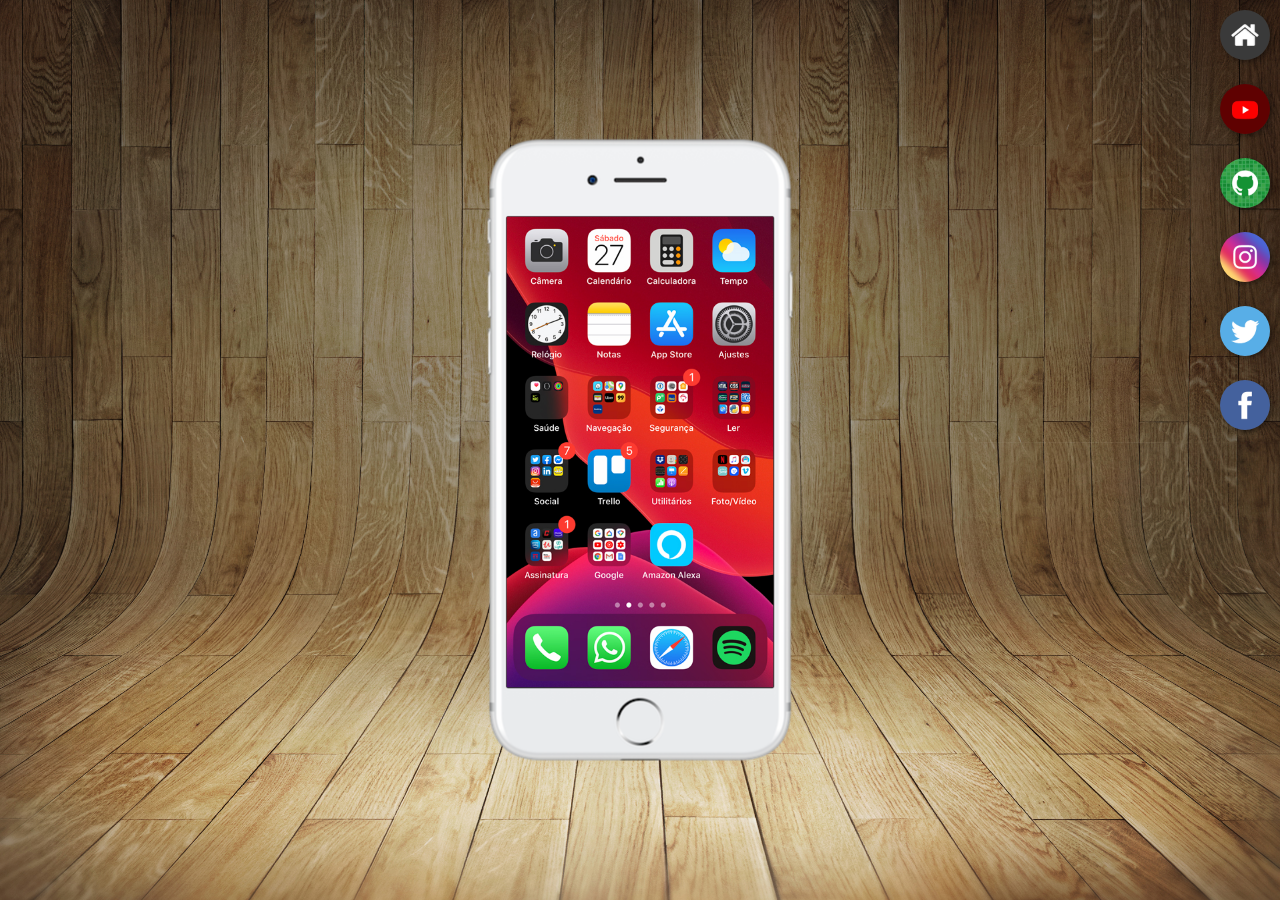
<file: index.html>
<!DOCTYPE html>
<html lang="pt-br">
<head>
    <meta charset="UTF-8">
    <meta http-equiv="X-UA-Compatible" content="IE=edge">
    <meta name="viewport" content="width=device-width, initial-scale=1.0">
    <link rel="shortcut icon" href="favicon.ico" type="image/x-icon">
    <link rel="stylesheet" href="estilos/style.css">
    <title>Projeto redes sociais</title>
</head>
<body>
    <main>
        <section id="telefone">
            <iframe src="home.html" name="tela" id="tela" frameborder="0">Seu navegador não é compatível com isso.</iframe>
        </section>
        <section id="redes-sociais">
            <a href="home.html" target="tela"><img src="imagens/logo-home.jpg" alt="home"></a> <br>
            <a href="youtube.html" target="tela"><img src="imagens/logo-youtube.jpg" alt="youtube"></a> <br>
            <a href="github.html" target="tela"><img src="imagens/logo-github.jpg" alt="github"></a> <br>
            <a href="instagram.html" target="tela"><img src="imagens/logo-instagram.jpg" alt="instagram"></a> <br>
            <a href="twitter.html" target="tela"><img src="imagens/logo-twitter.jpg" alt="twitter"></a> <br>
            <a href="facebook.html" target="tela"><img src="imagens/logo-facebook.jpg" alt="facebook"></a> <br>
        </section>
    </main>
</body>
</html>
</file>
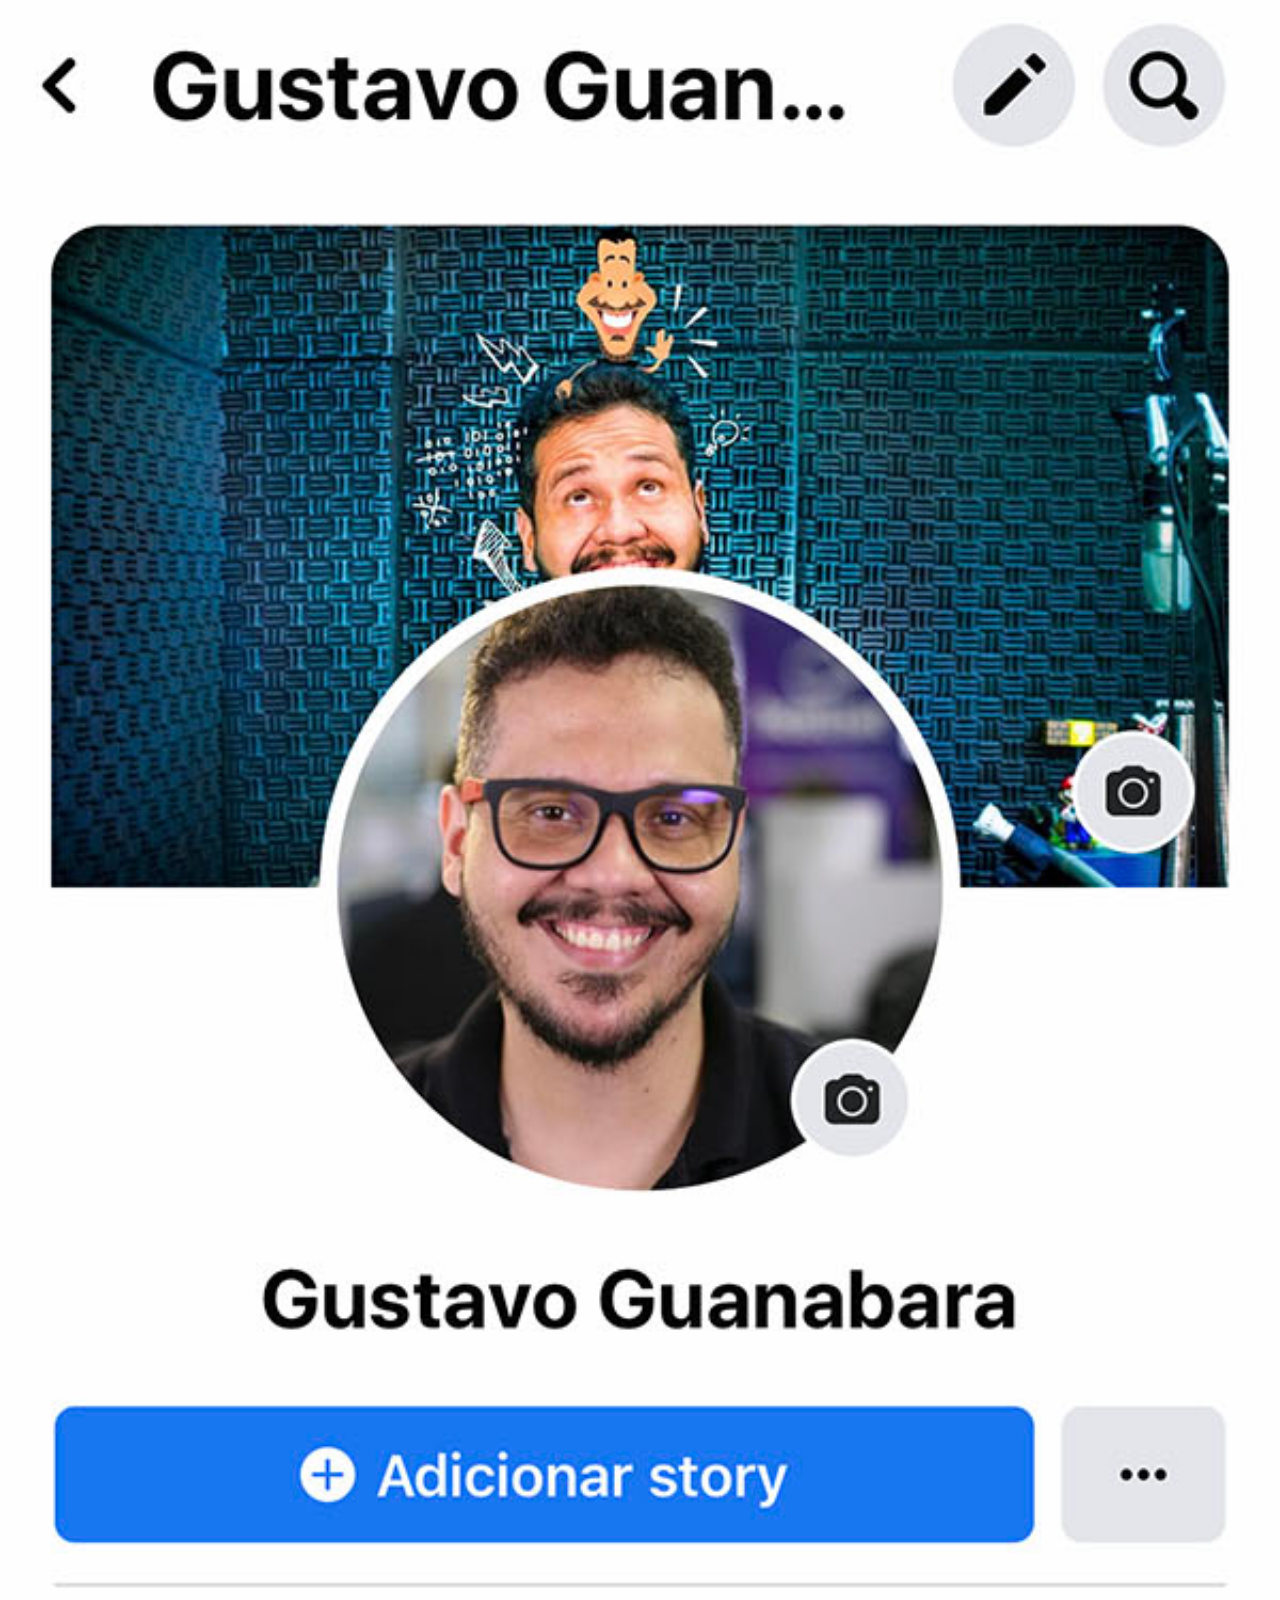
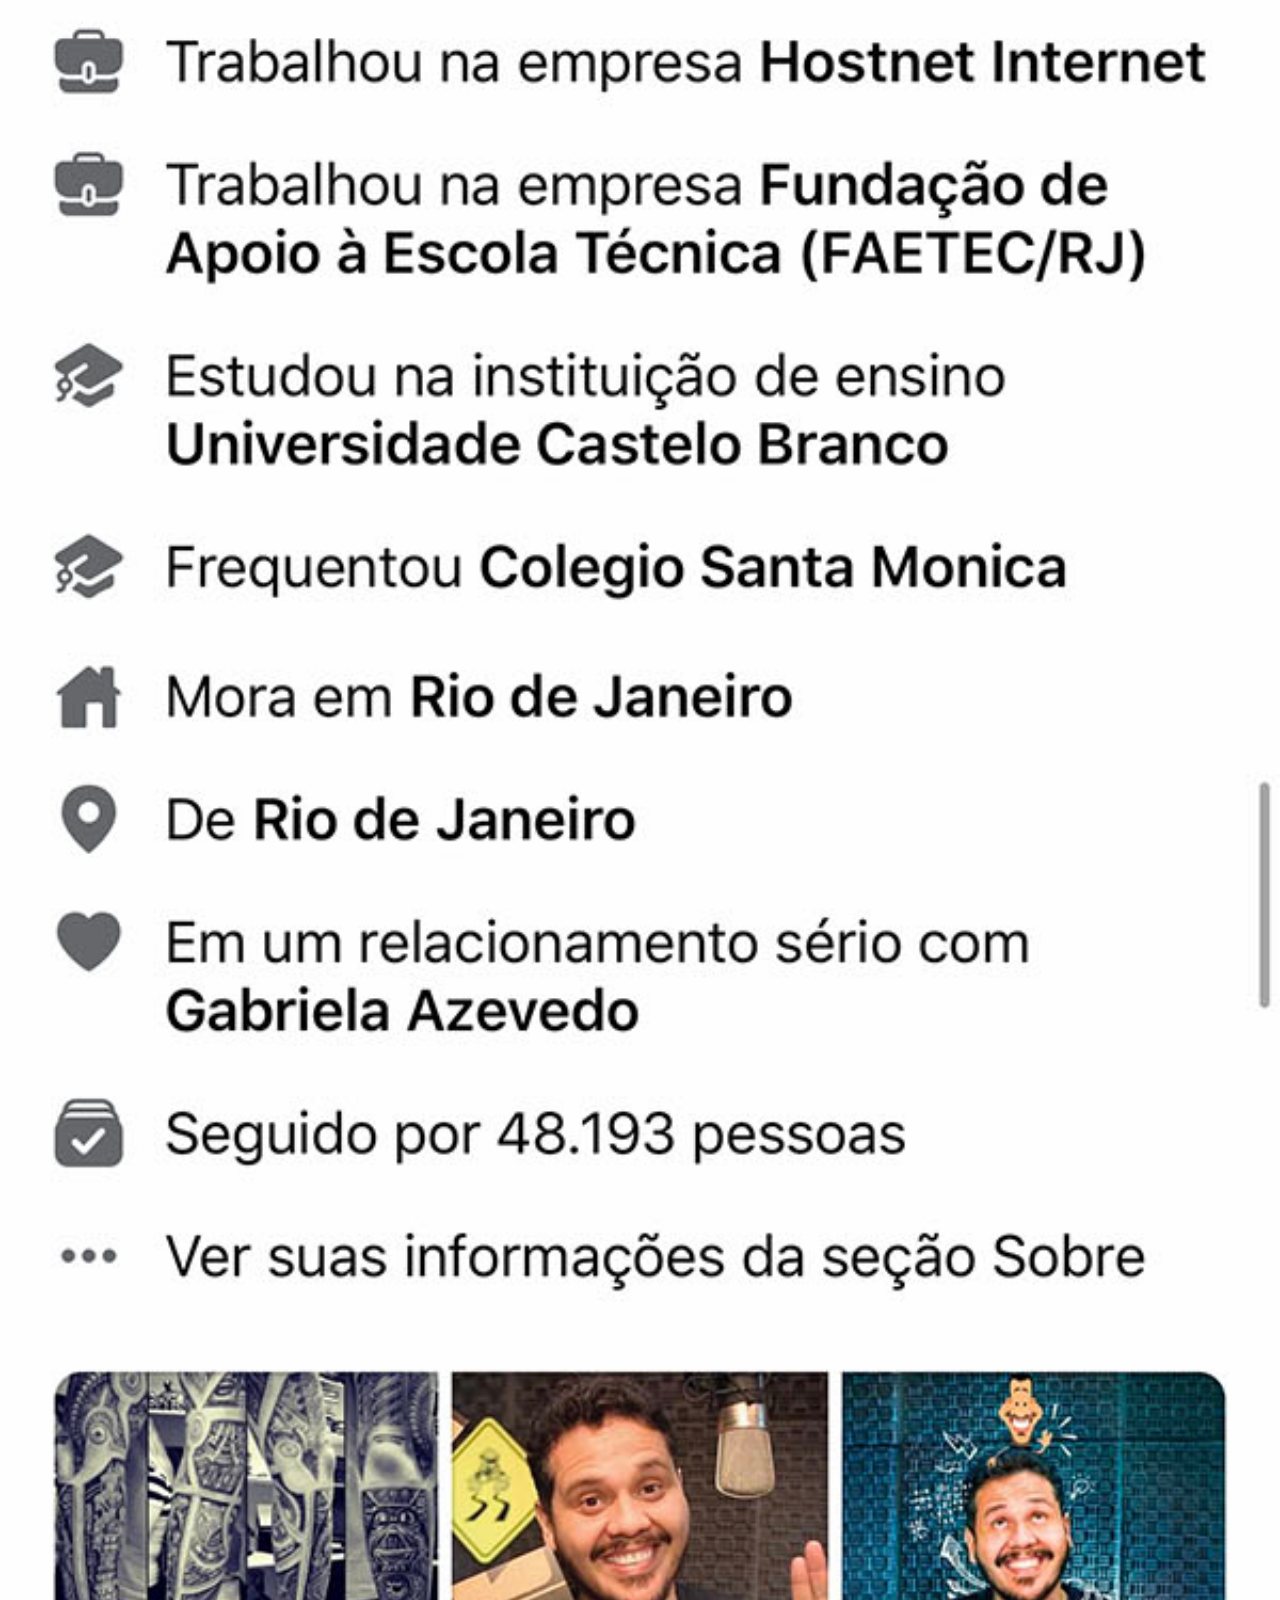
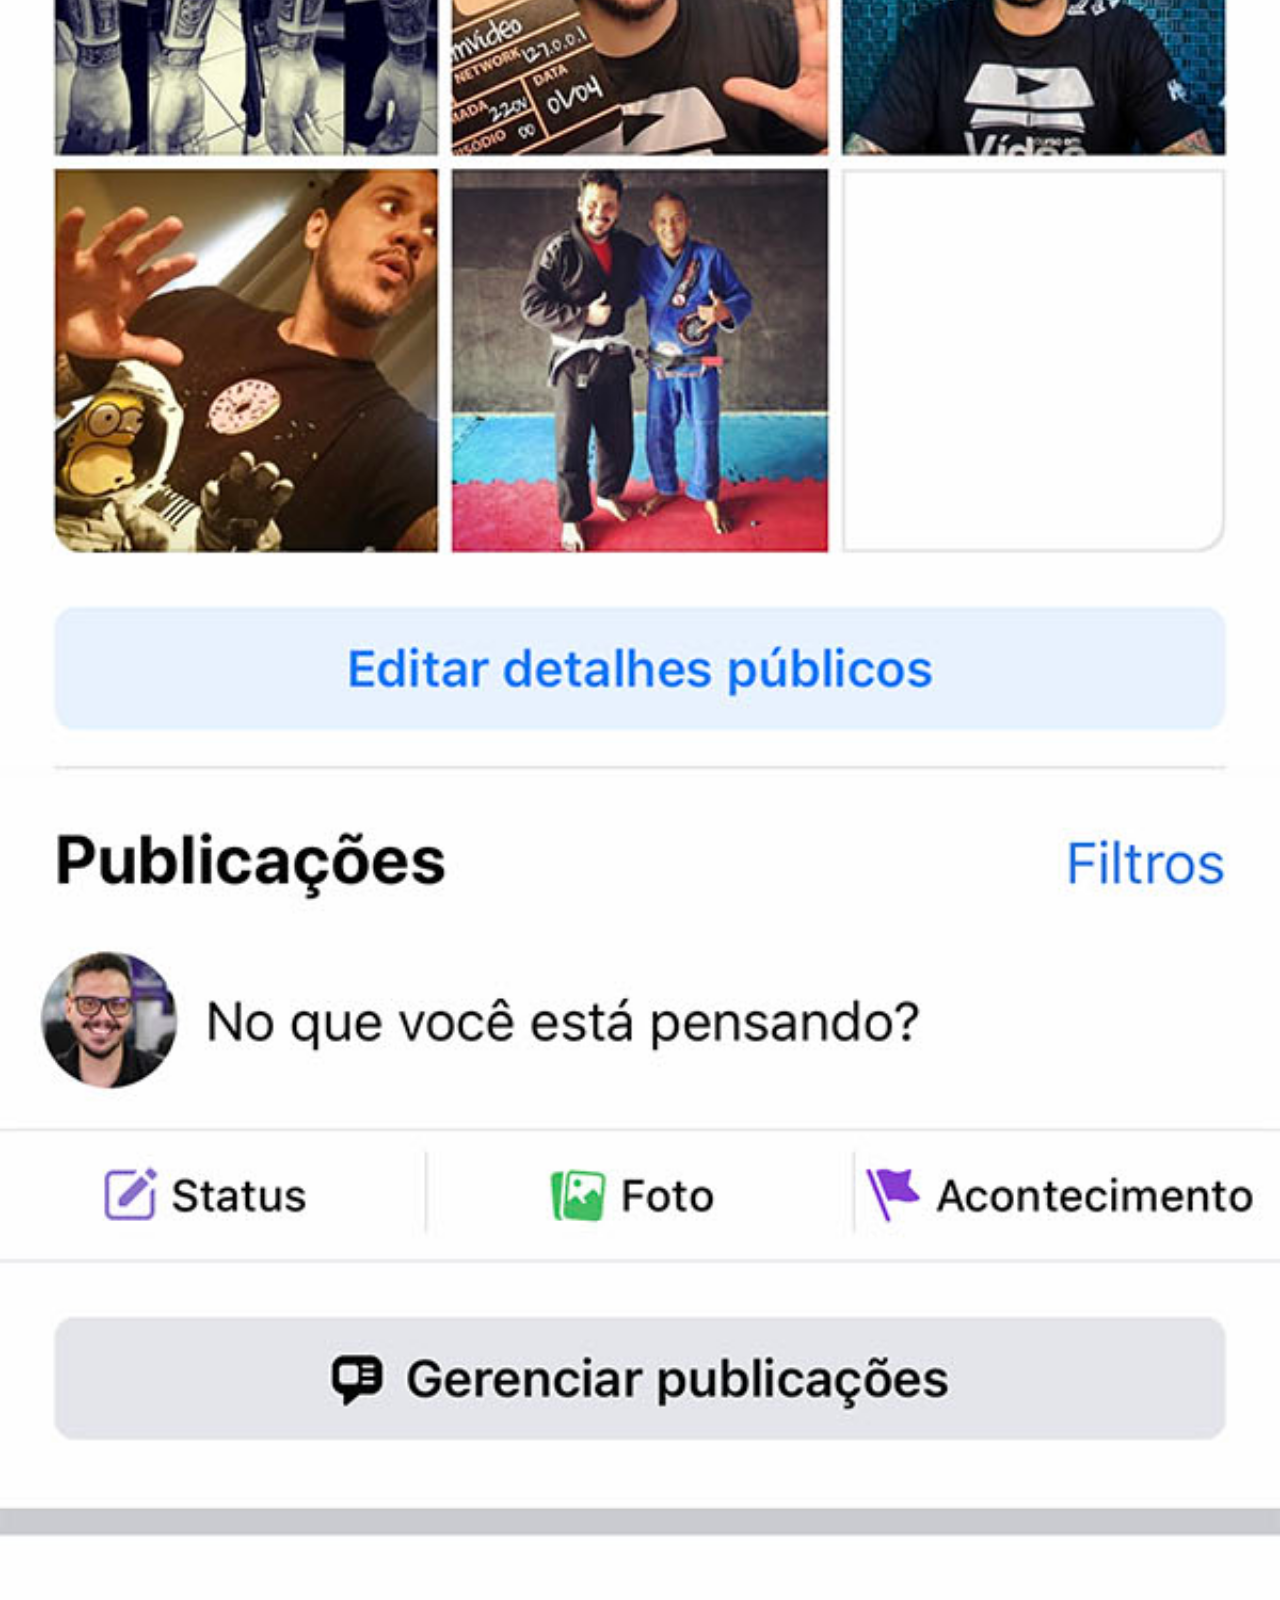
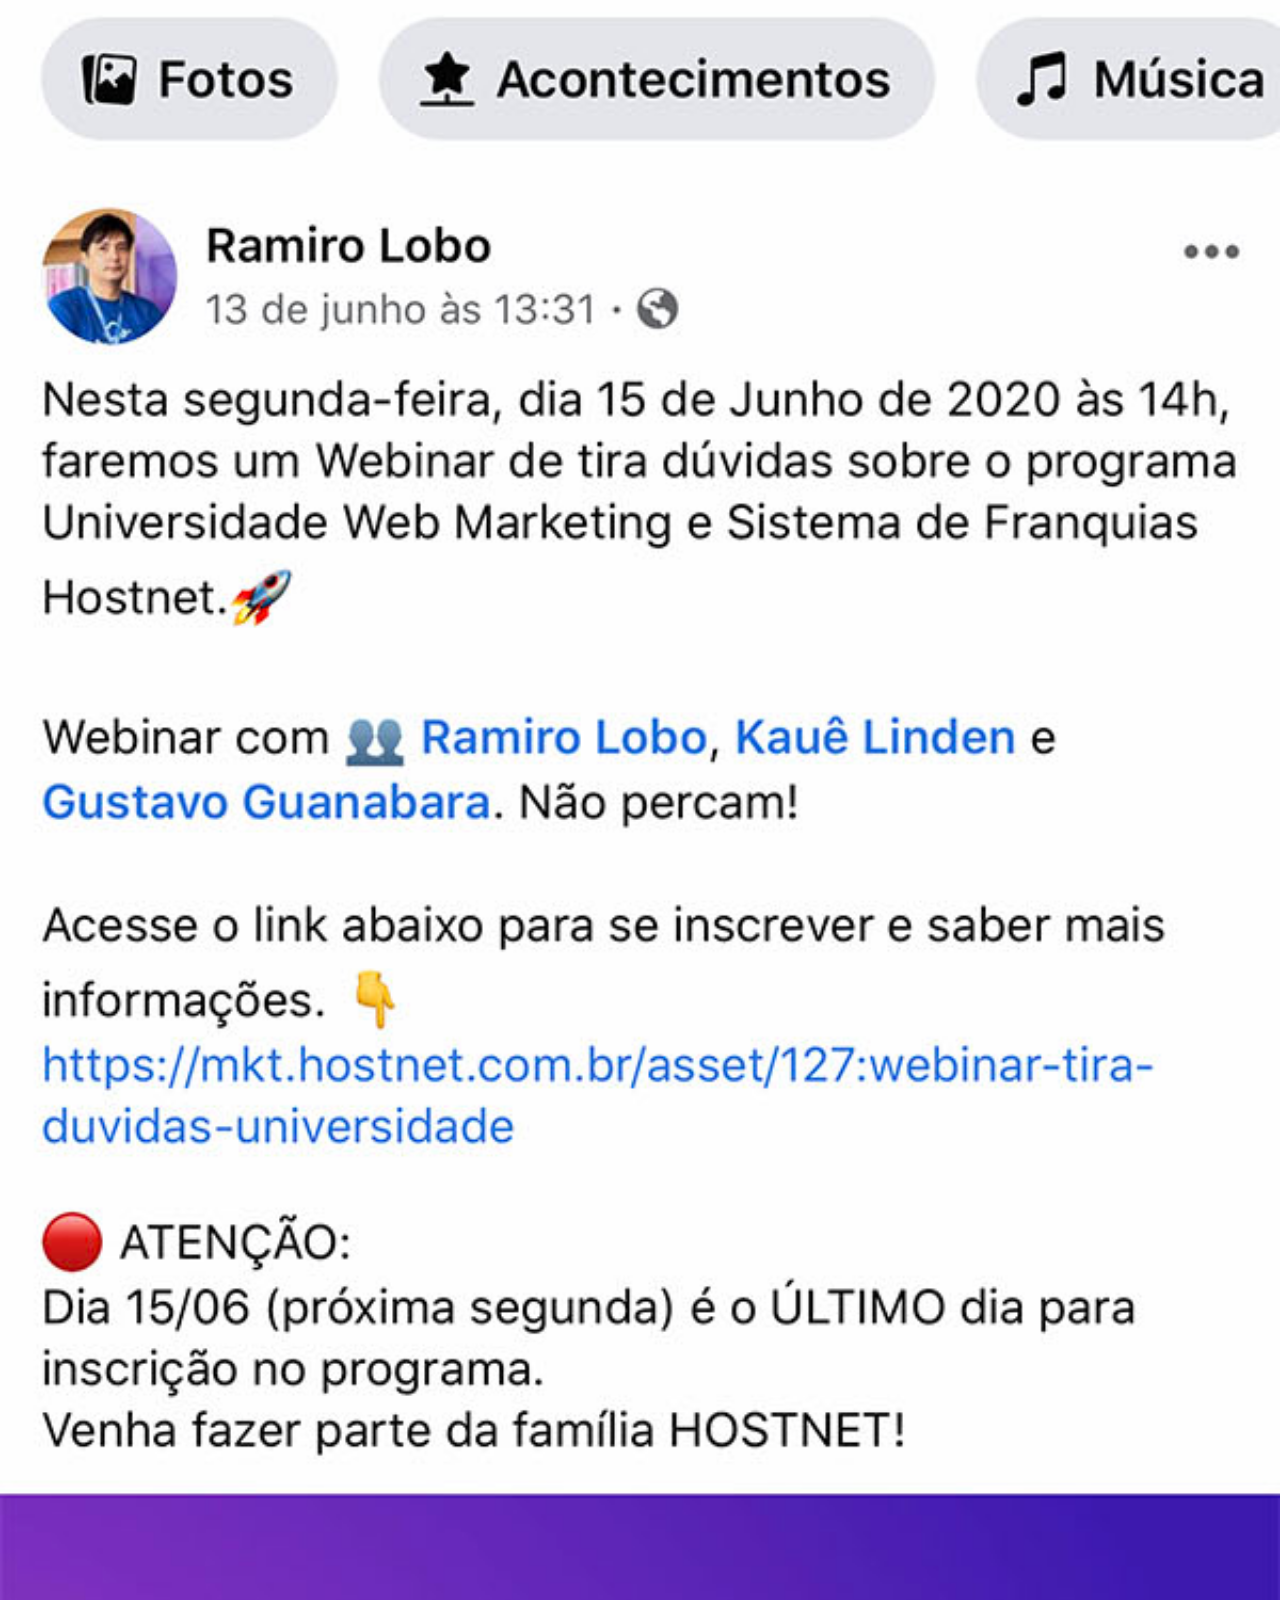
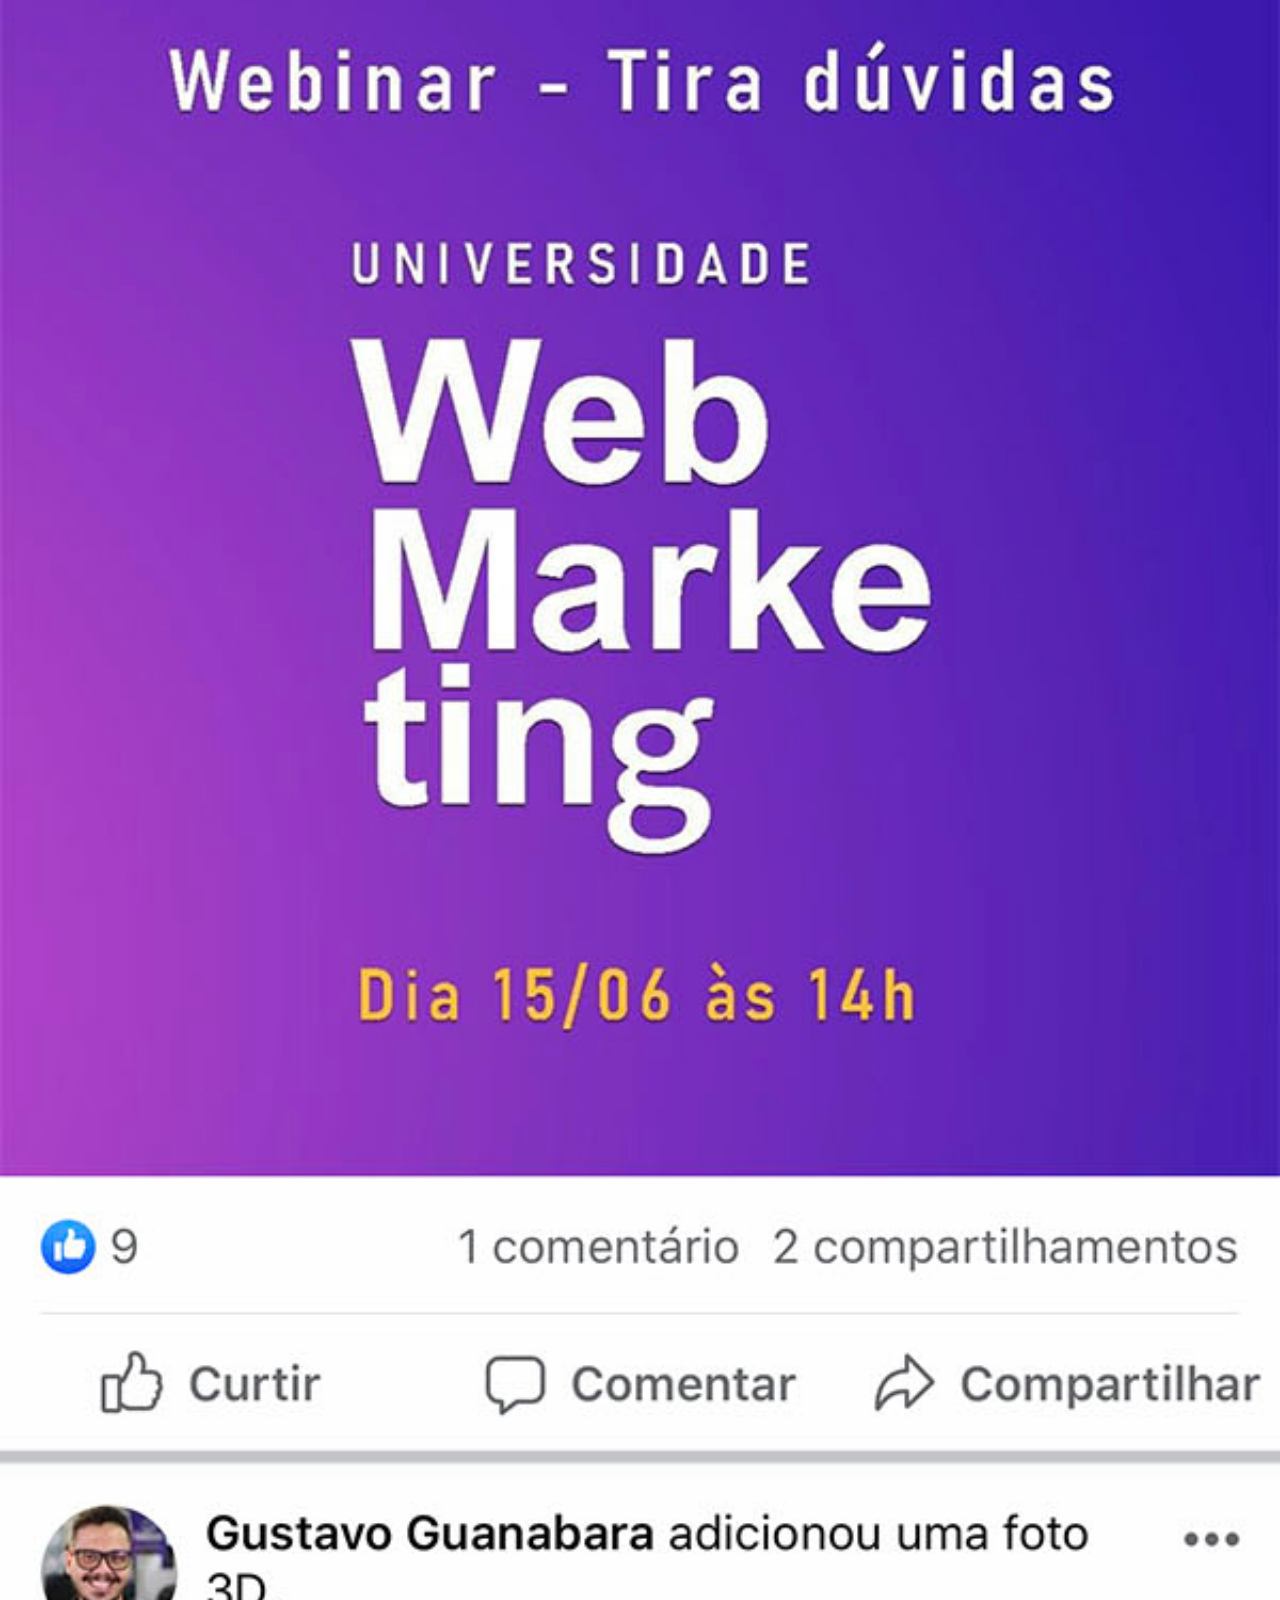
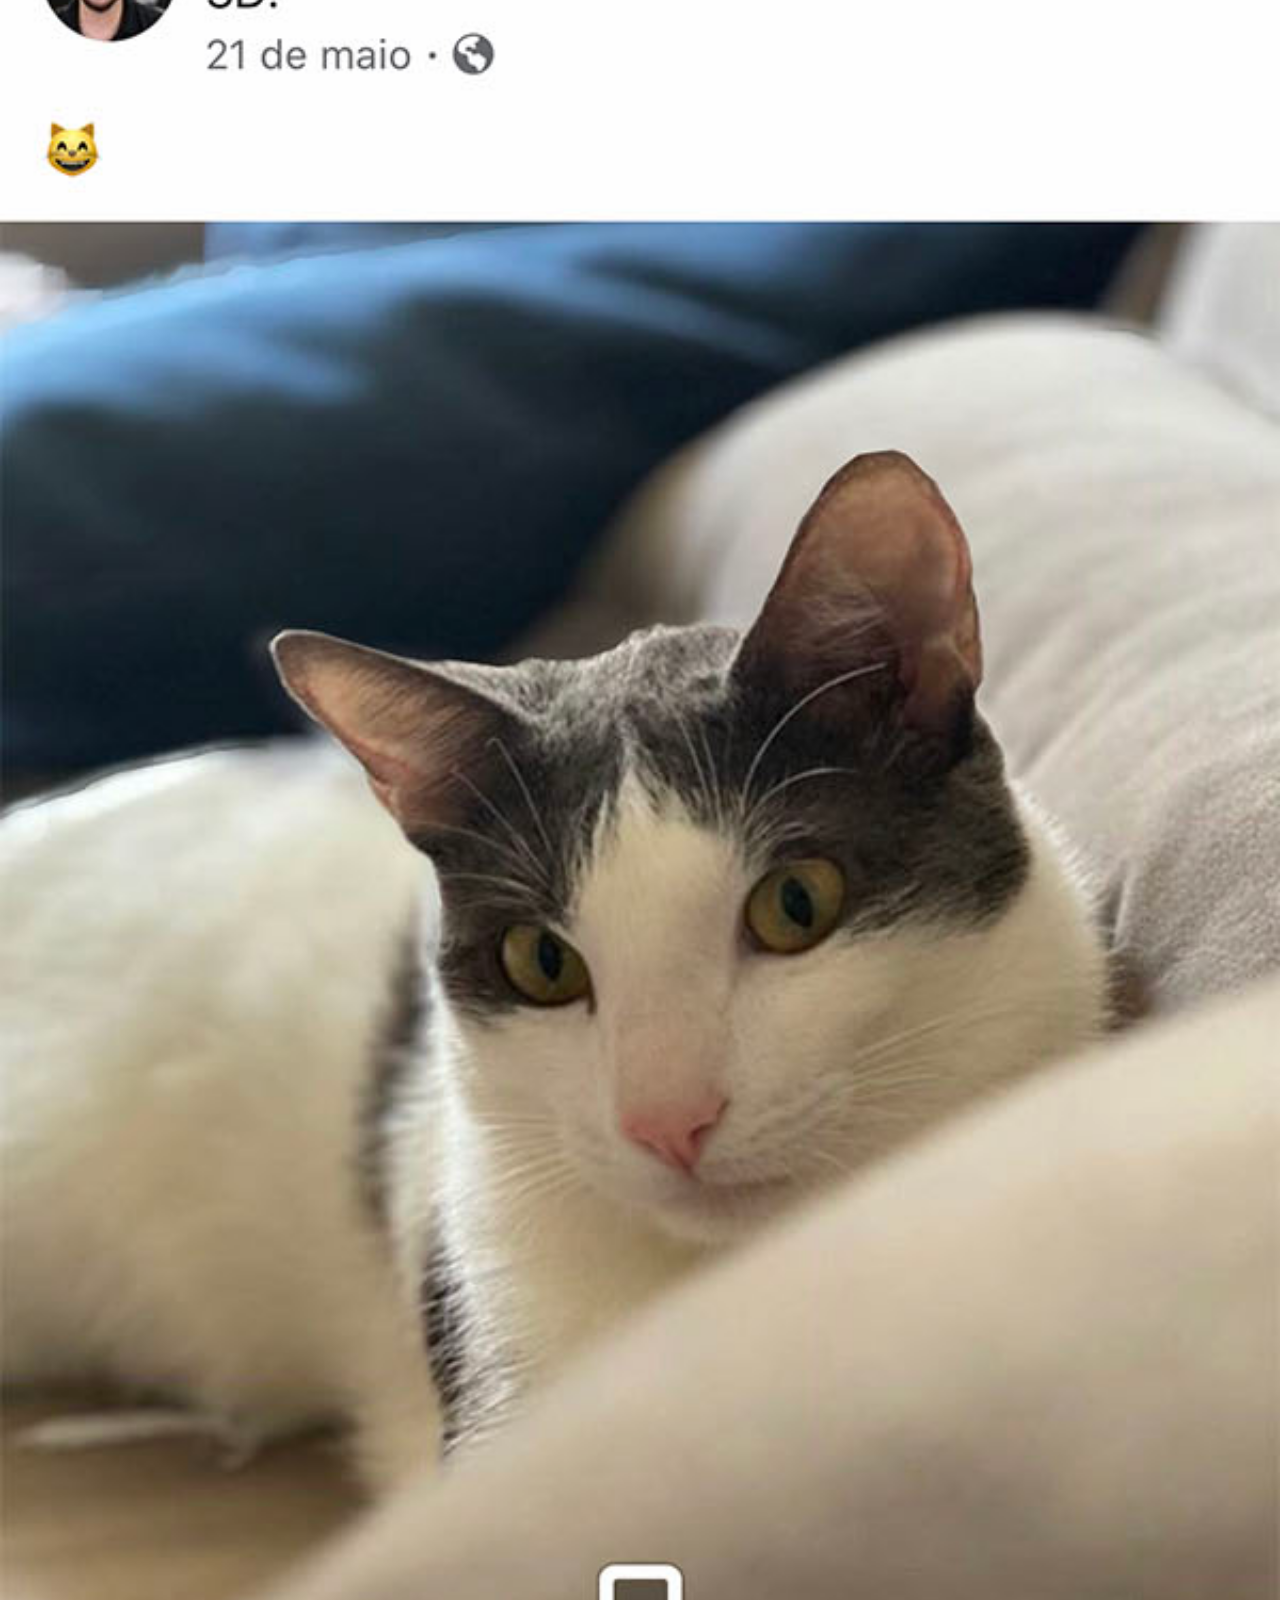
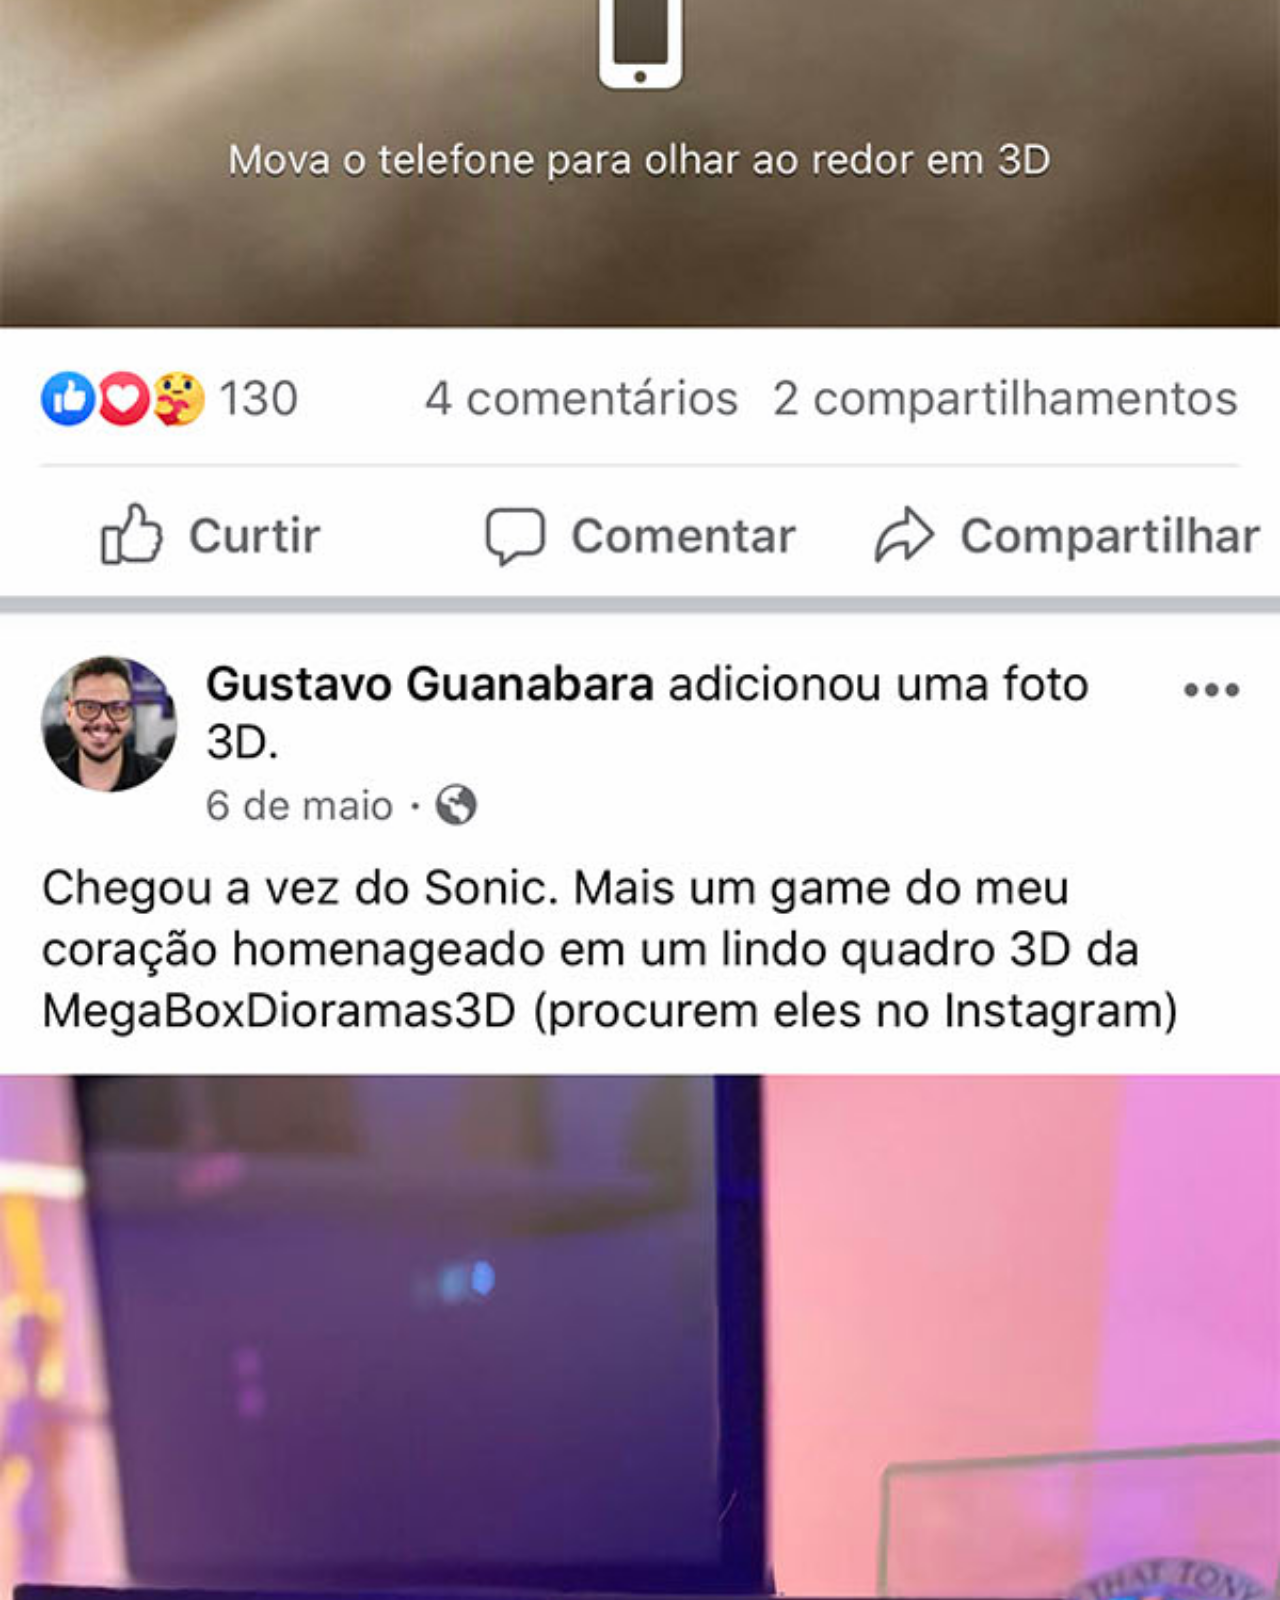
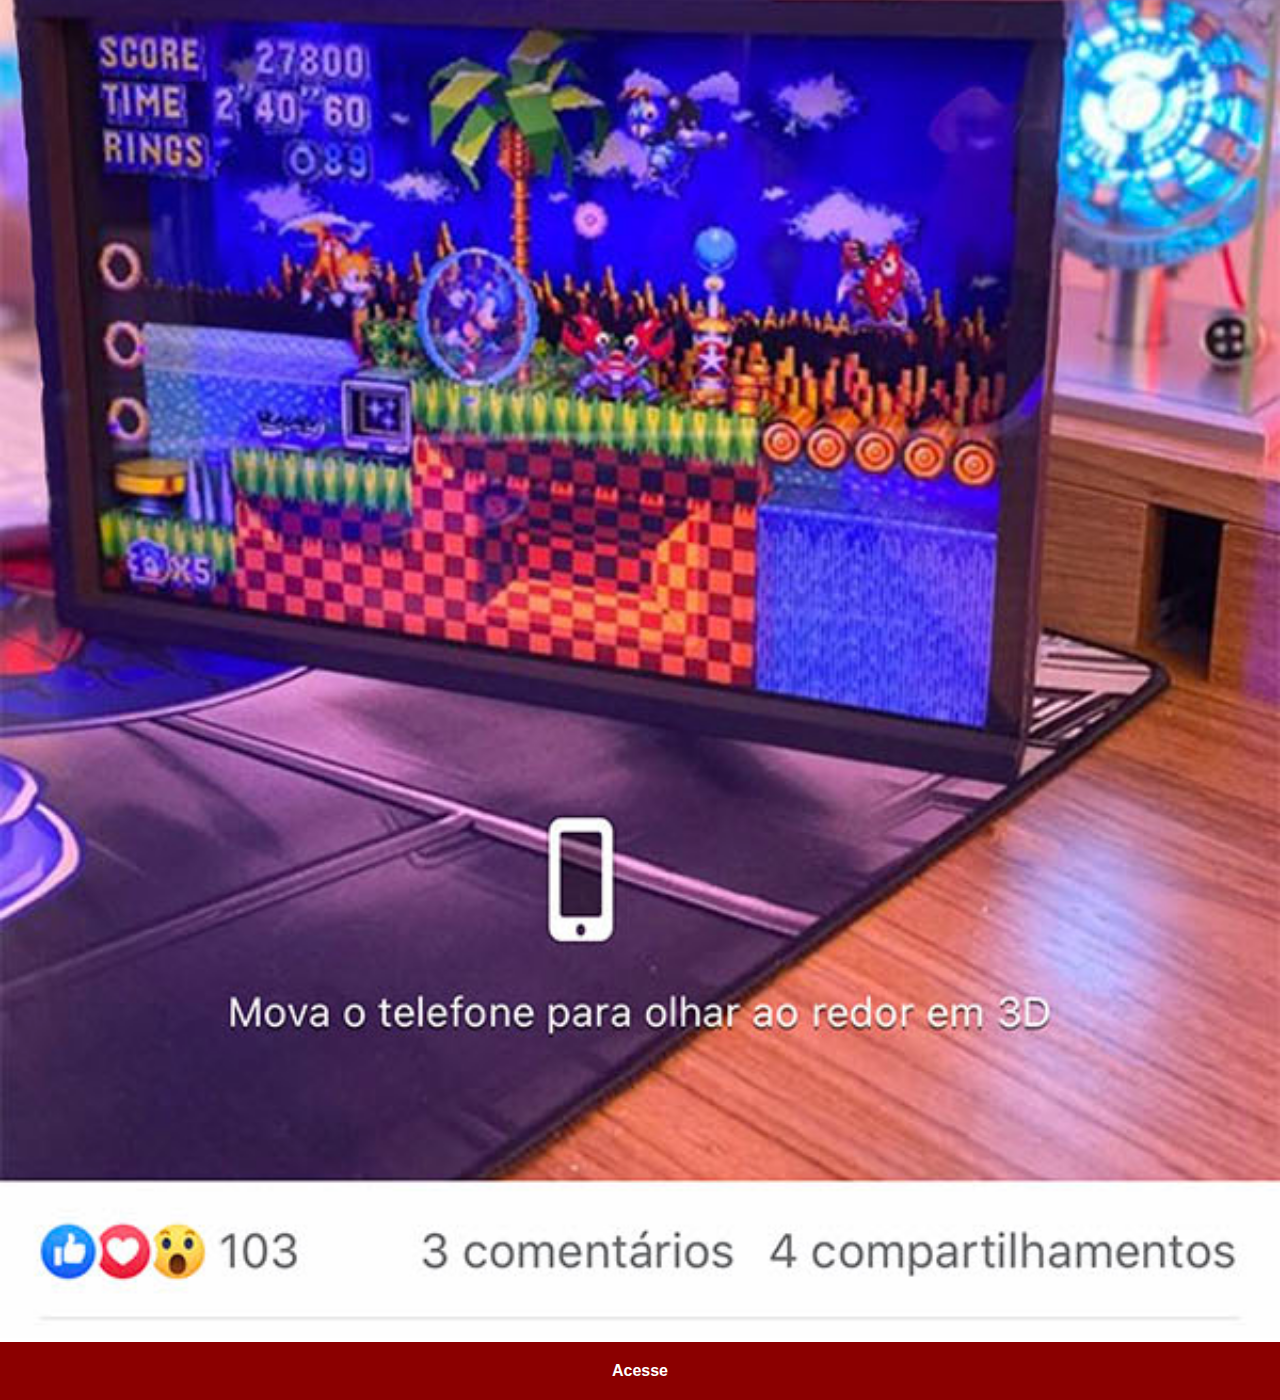
<file: facebook.html>
<!DOCTYPE html>
<html lang="pt-br">
<head>
    <meta charset="UTF-8">
    <meta http-equiv="X-UA-Compatible" content="IE=edge">
    <meta name="viewport" content="width=device-width, initial-scale=1.0">
    <title>Facebook</title>
    <link rel="stylesheet" href="estilos/social.css">
</head>
<body>
    <img src="imagens/tela-facebook.jpg" alt="Facebook">
    <a href="https://pt-br.facebook.com/gustavoguanabara/" target="">Acesse</a>
</body>
</html>
</file>
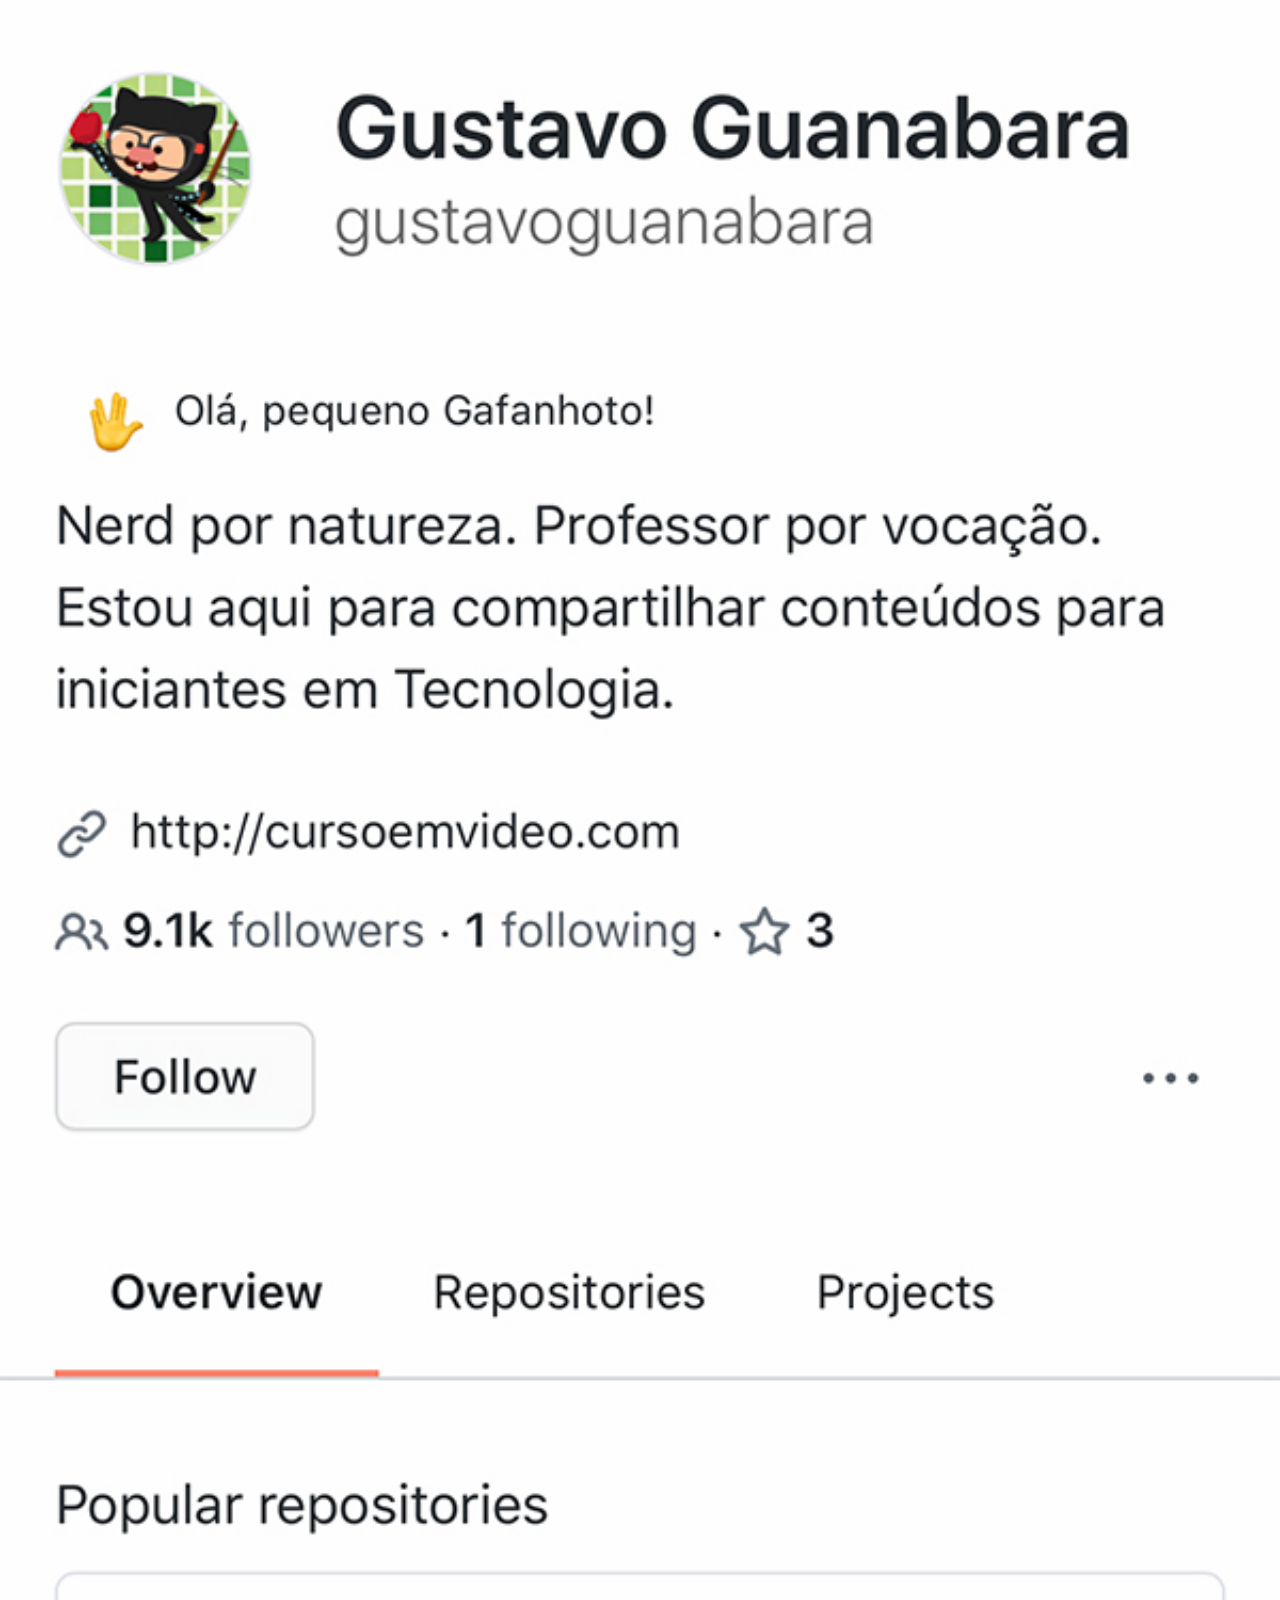
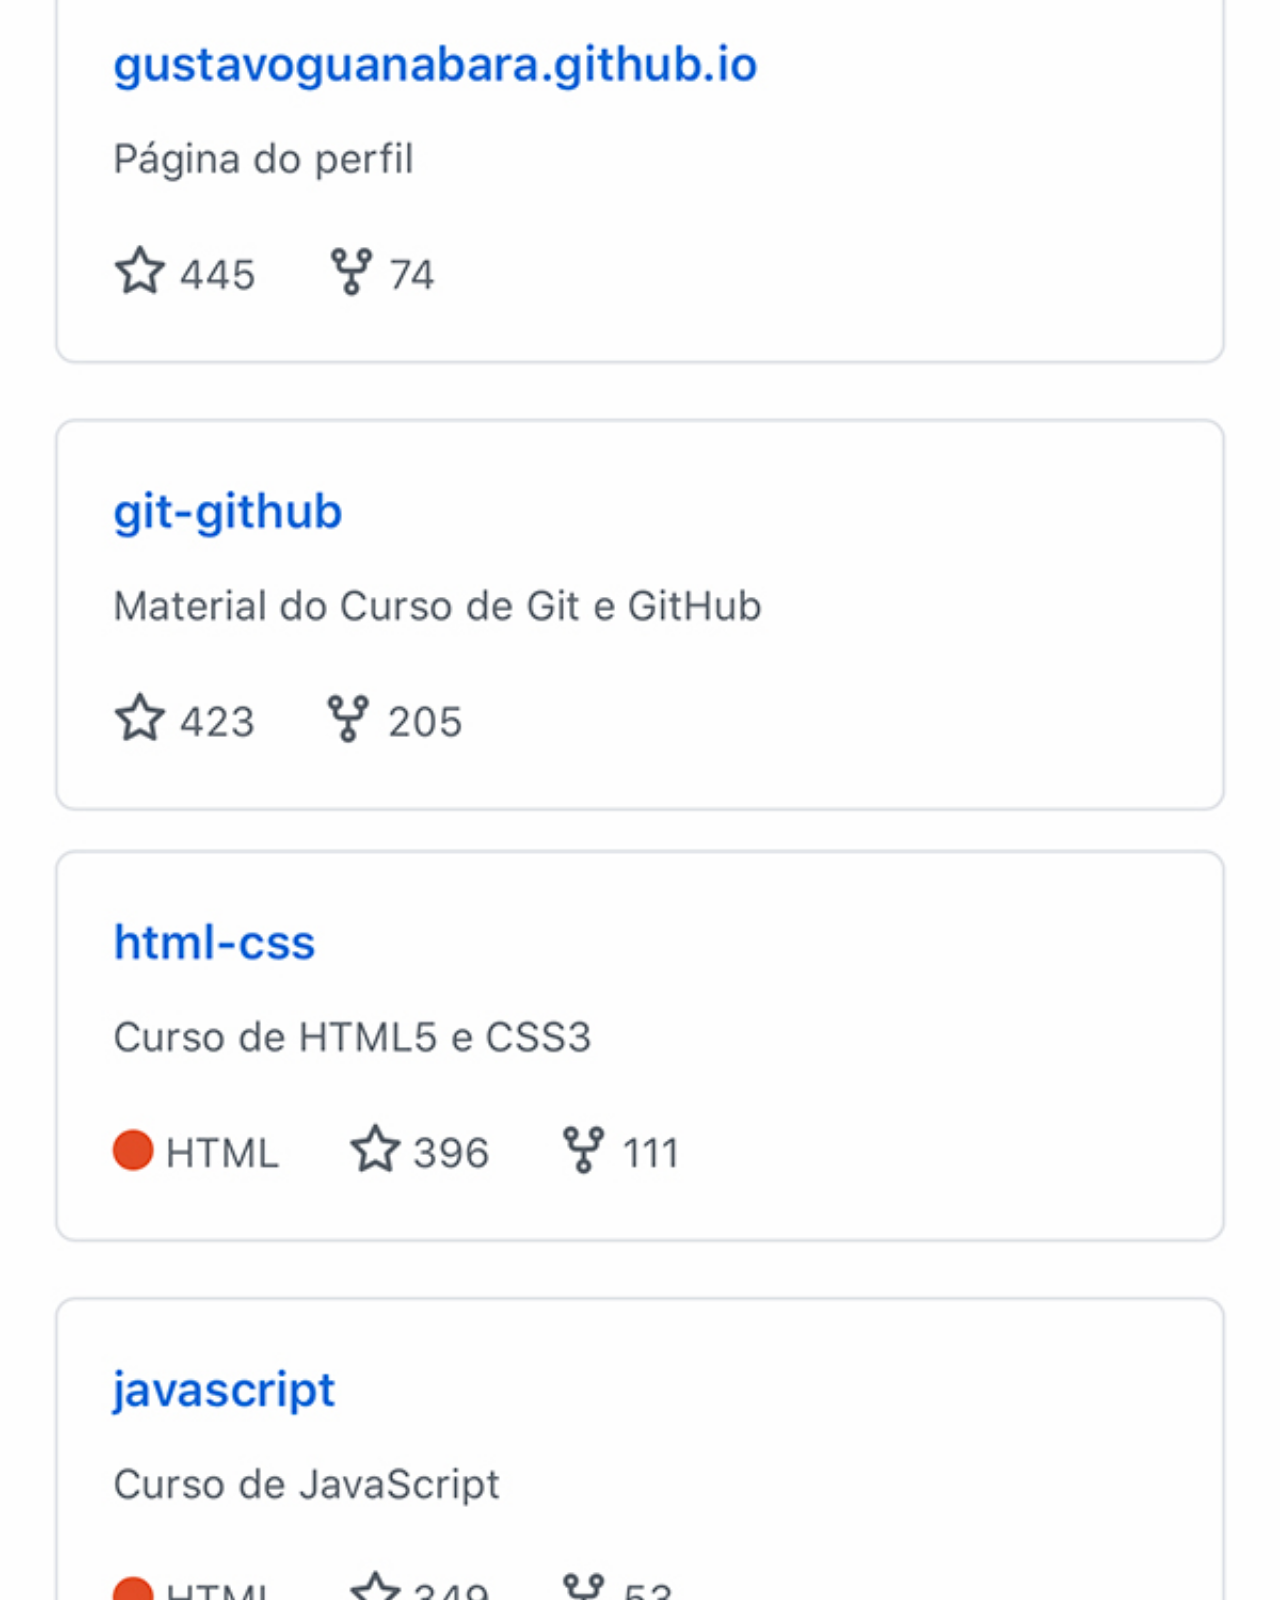
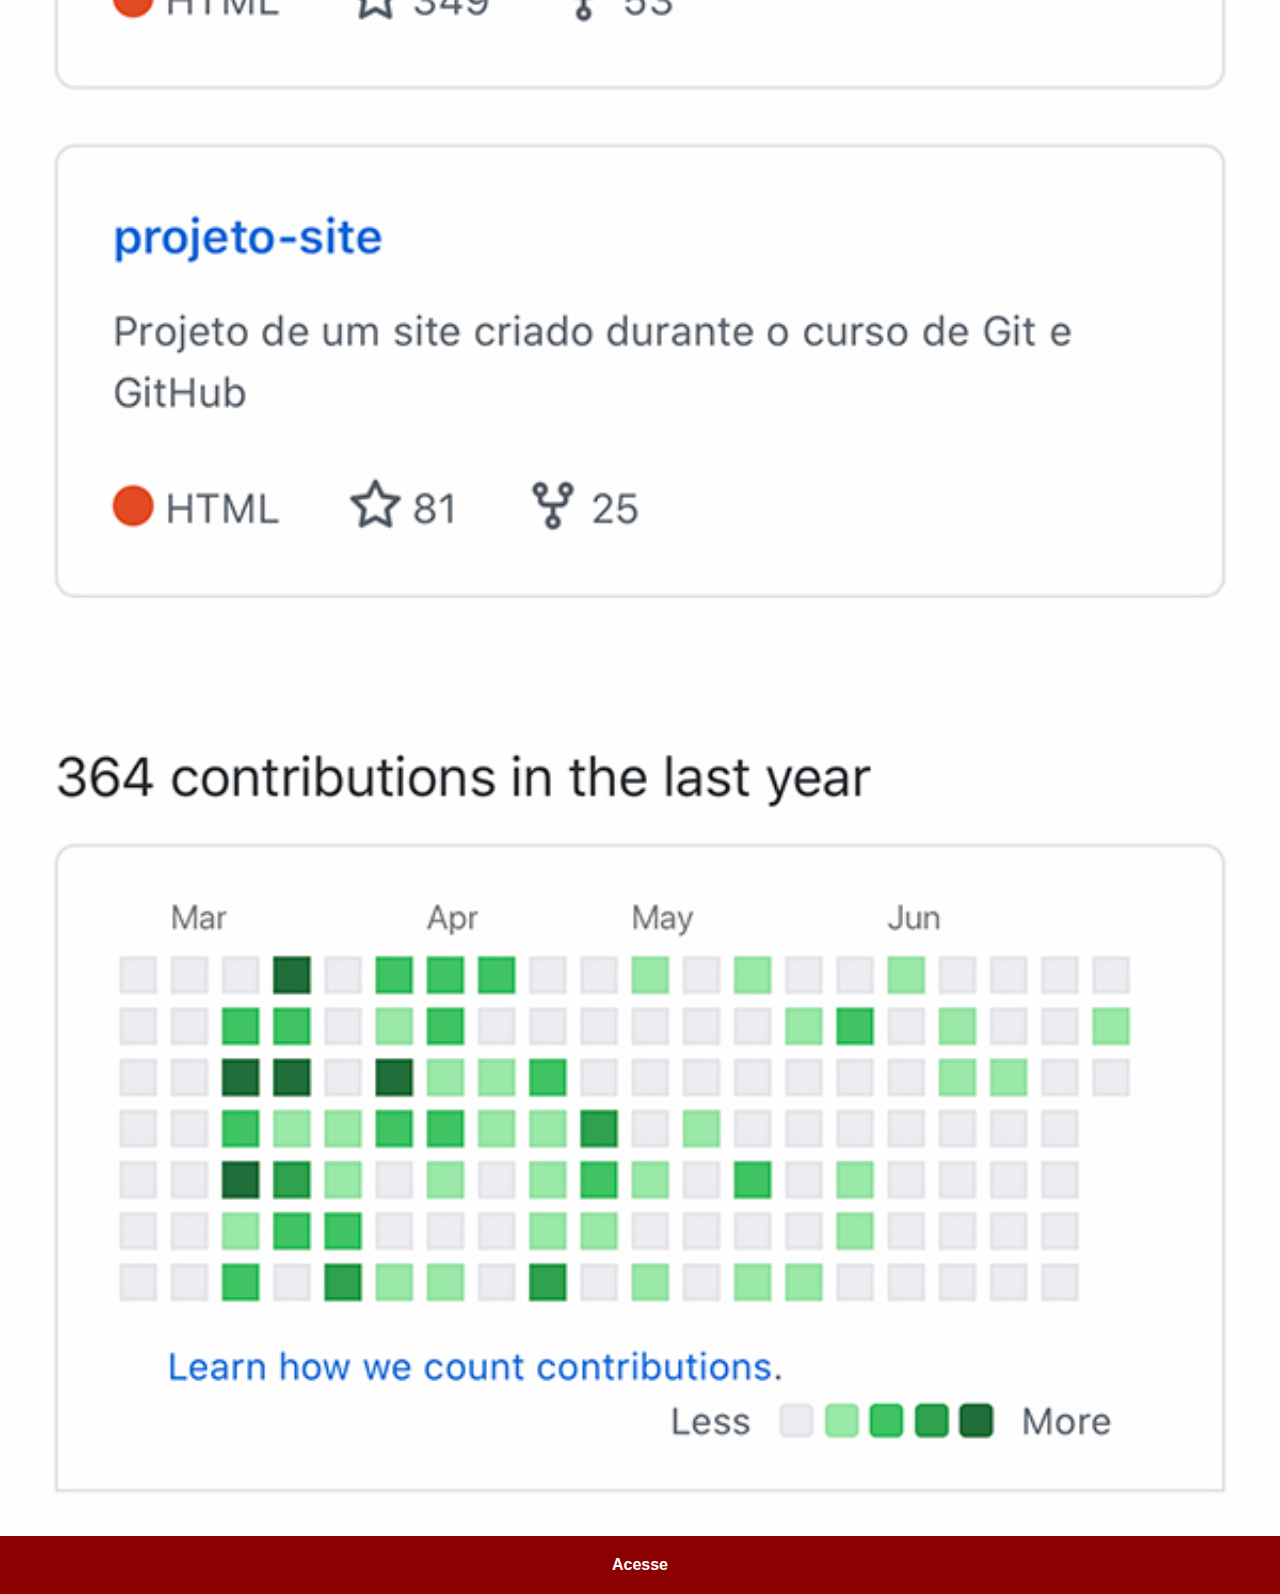
<file: github.html>
<!DOCTYPE html>
<html lang="pt-br">
<head>
    <meta charset="UTF-8">
    <meta http-equiv="X-UA-Compatible" content="IE=edge">
    <meta name="viewport" content="width=device-width, initial-scale=1.0">
    <title>Github</title>
    <link rel="stylesheet" href="estilos/social.css">
</head>
<body>
    <img src="imagens/tela-github.jpg" alt="GitHub">
    <a href="https://github.com/gustavoguanabara" target="_blank">Acesse</a>
</body>
</html>
</file>
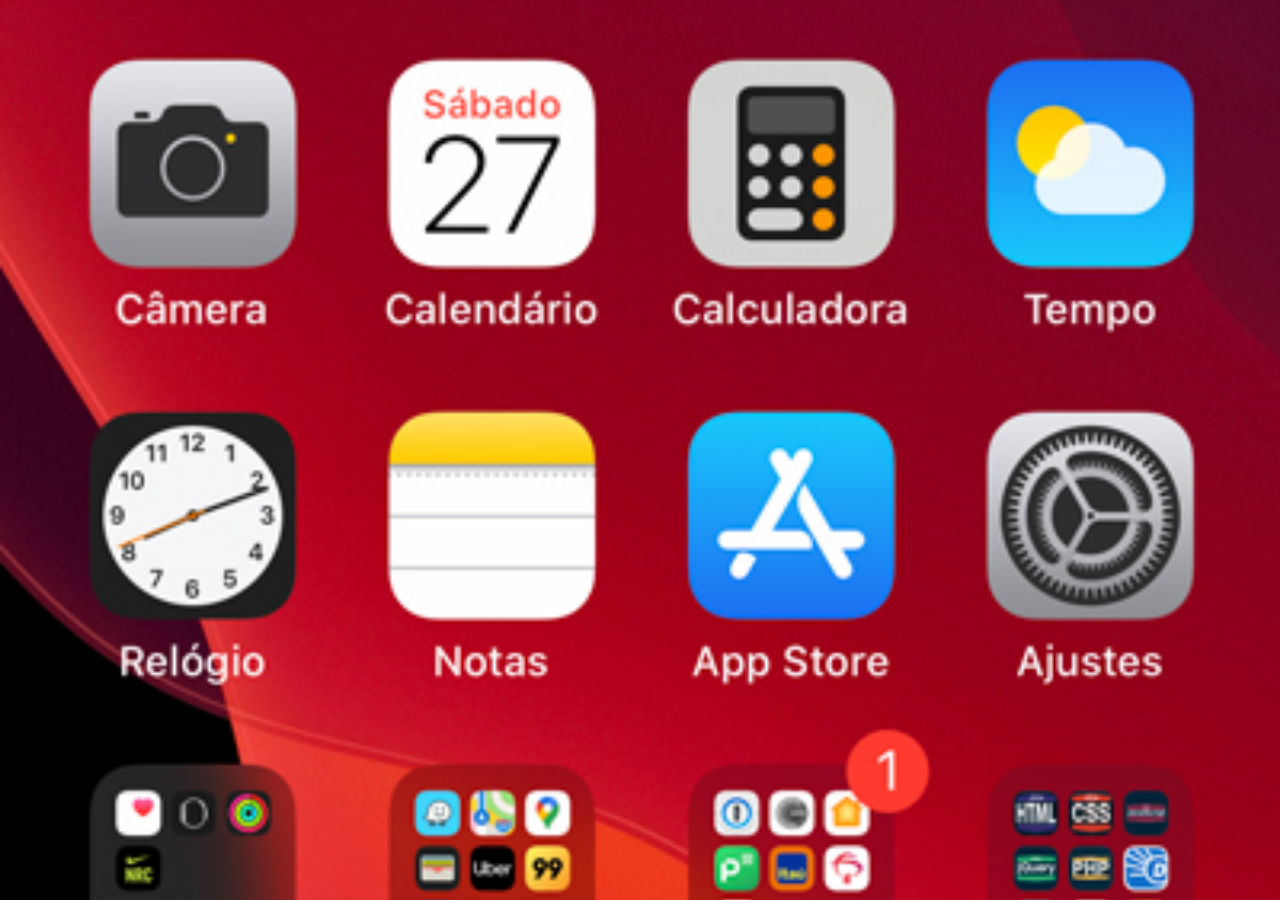
<file: home.html>
<!DOCTYPE html>
<html lang="pt-br">
<head>
    <meta charset="UTF-8">
    <meta http-equiv="X-UA-Compatible" content="IE=edge">
    <meta name="viewport" content="width=device-width, initial-scale=1.0">
    <title>Home</title>
</head>
<style>
    * {
        margin: 0px;
        padding: 0px;
    }

    body {
        width: 100vw;
        height: 100vh;
        background: black url('imagens/tela-home.jpg') no-repeat top center;
        background-size: cover;
    }
</style>
<body>
    
</body>
</html>
</file>
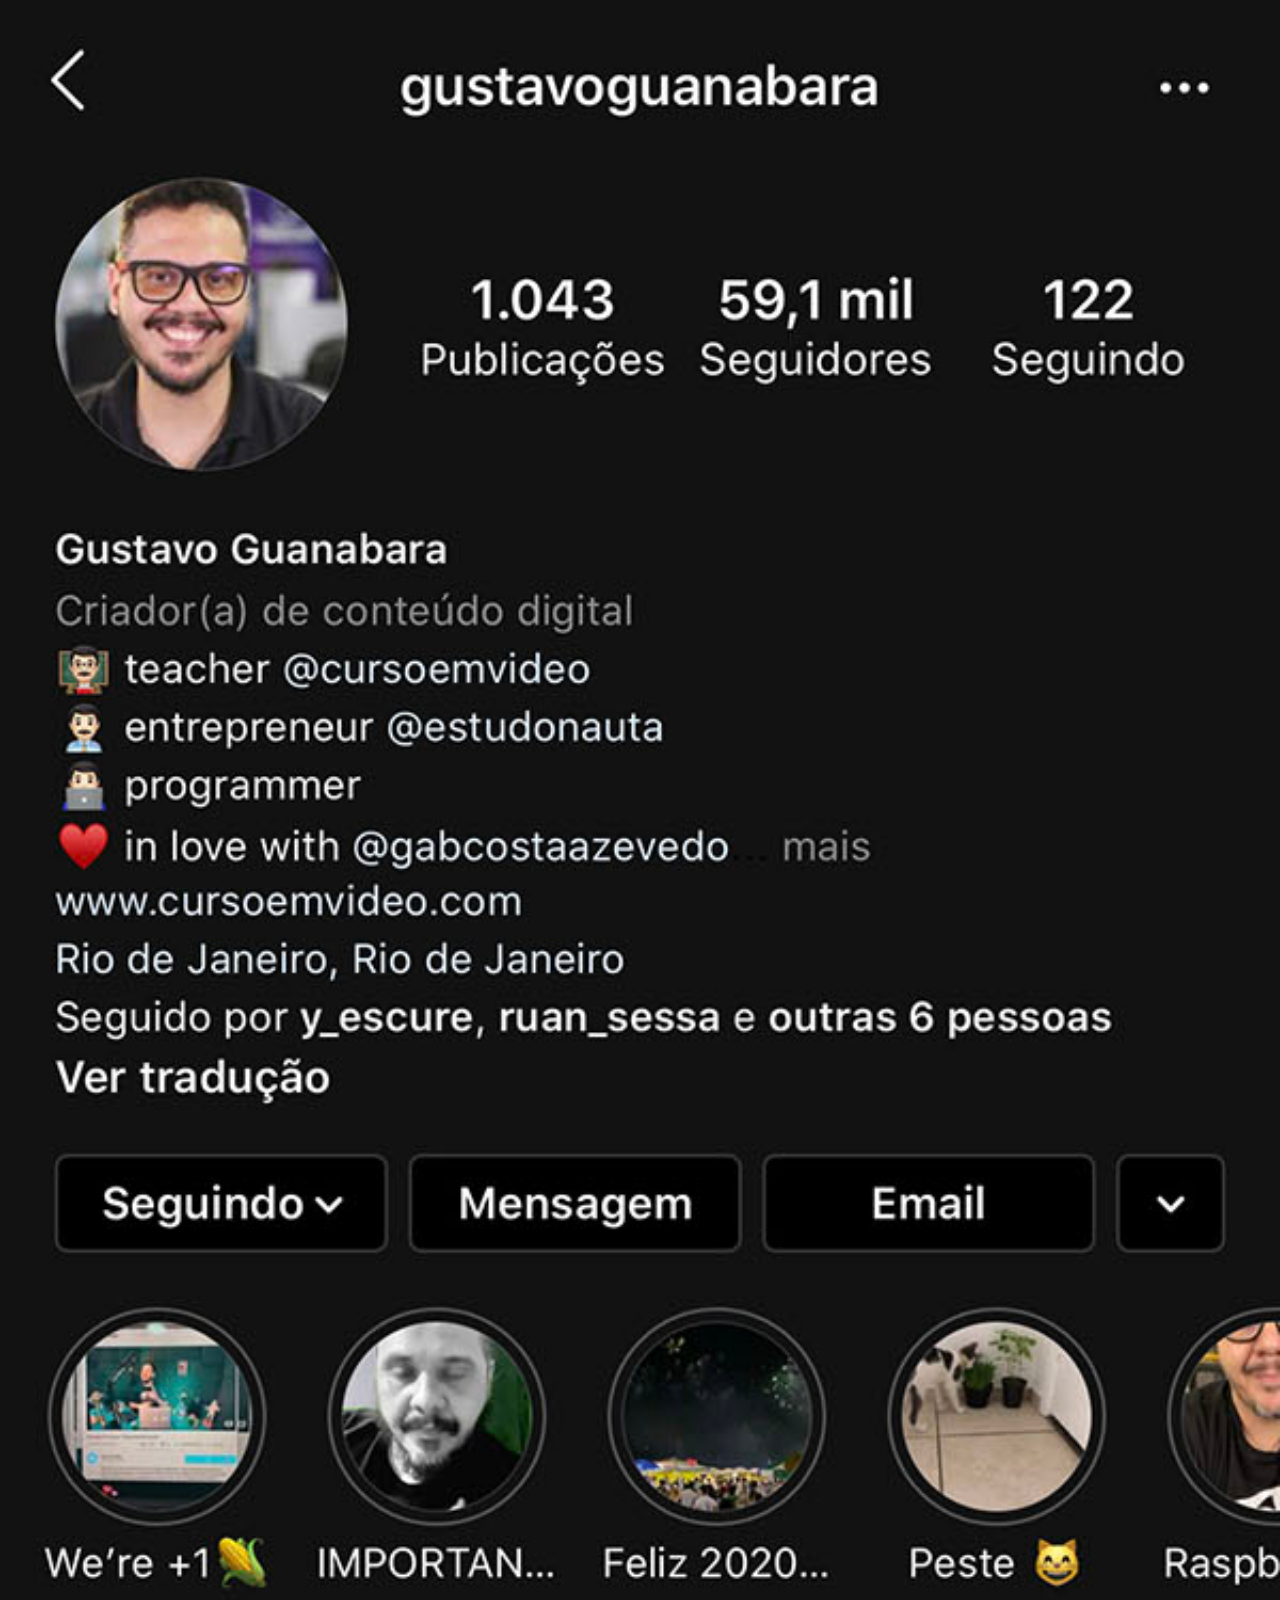
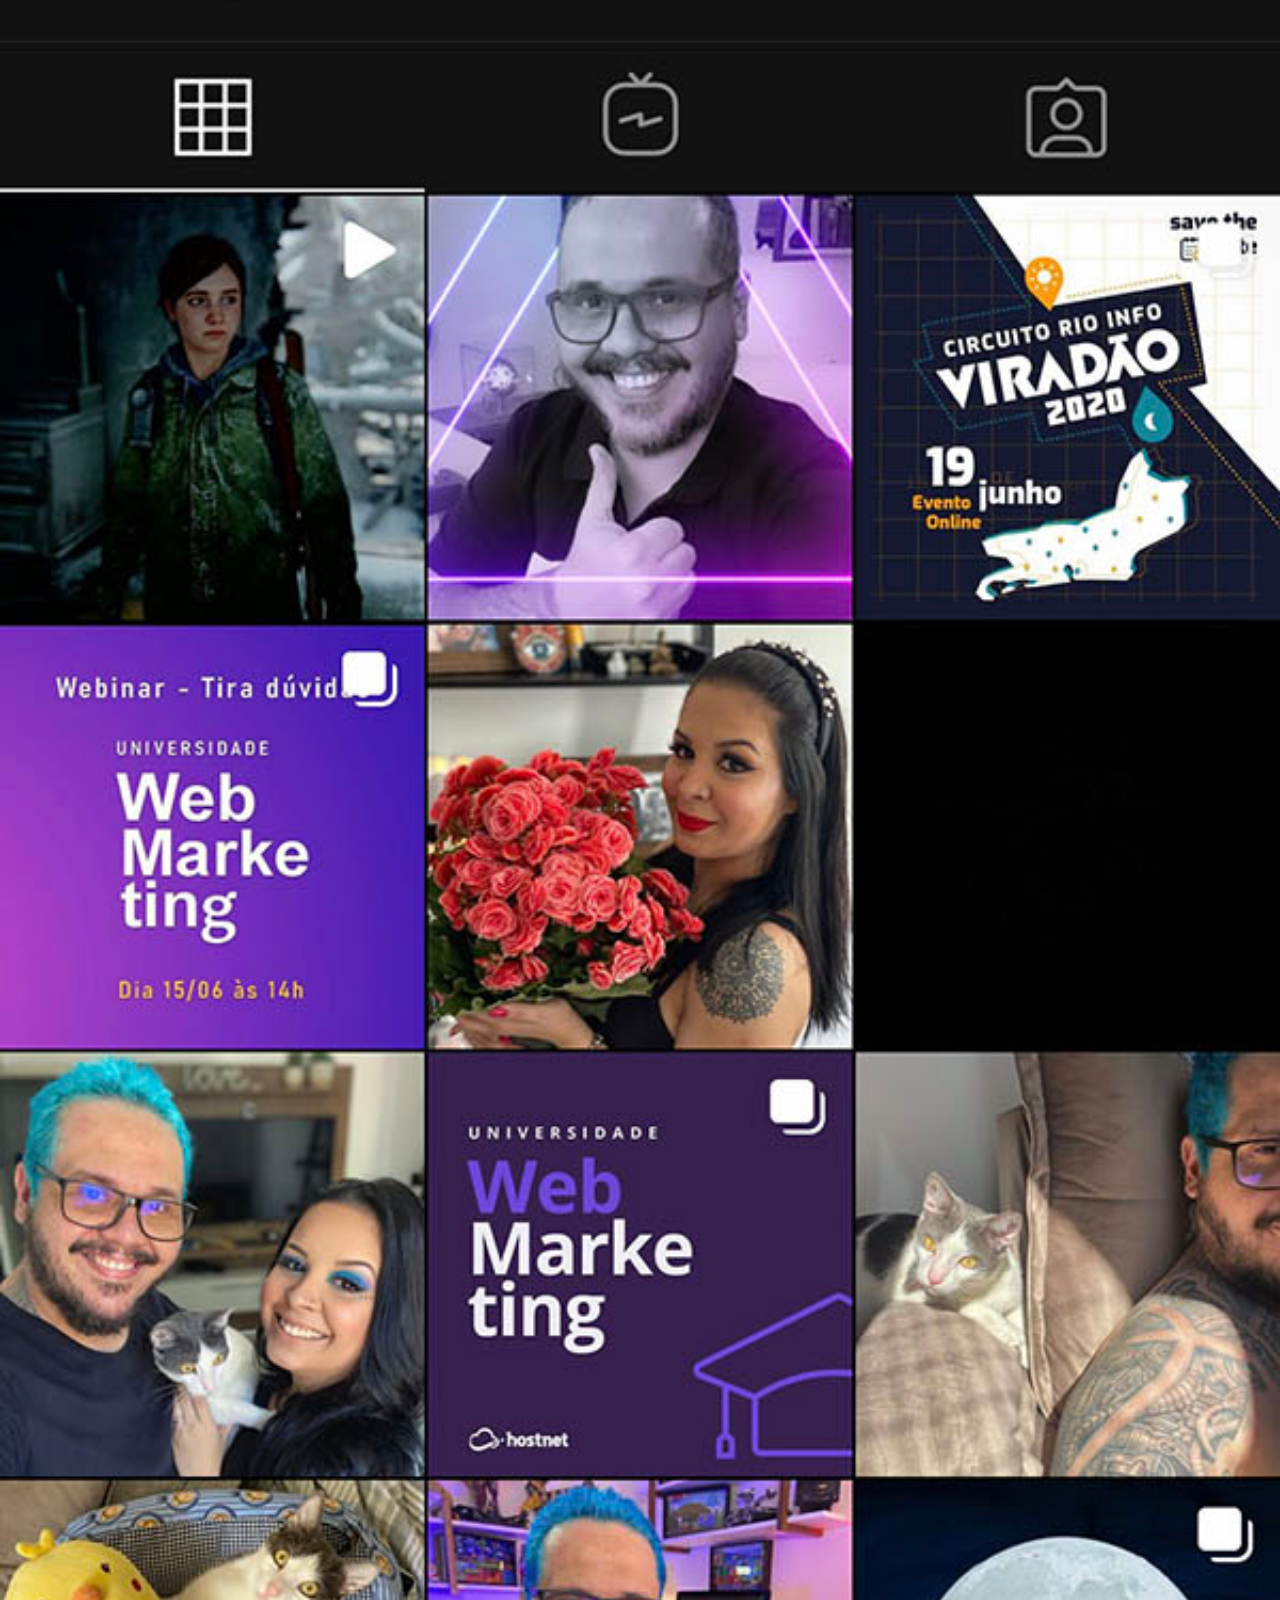
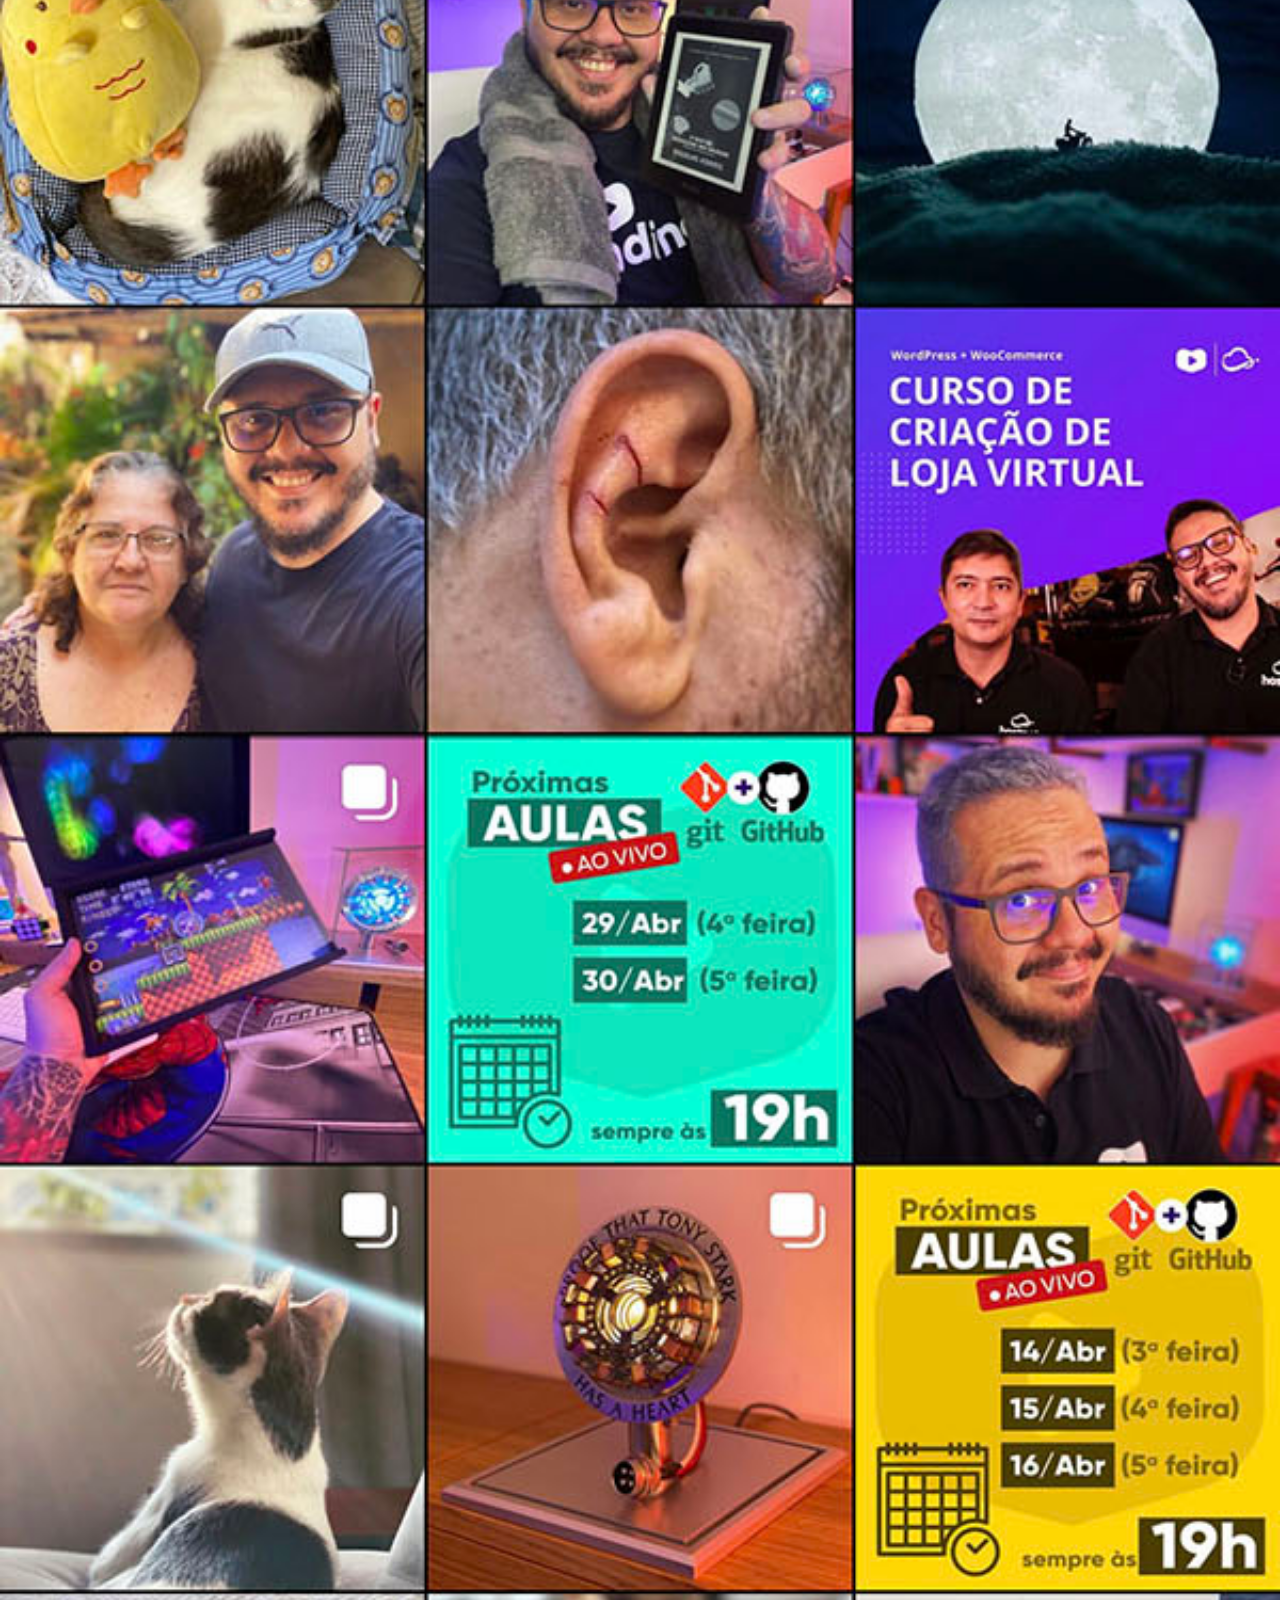
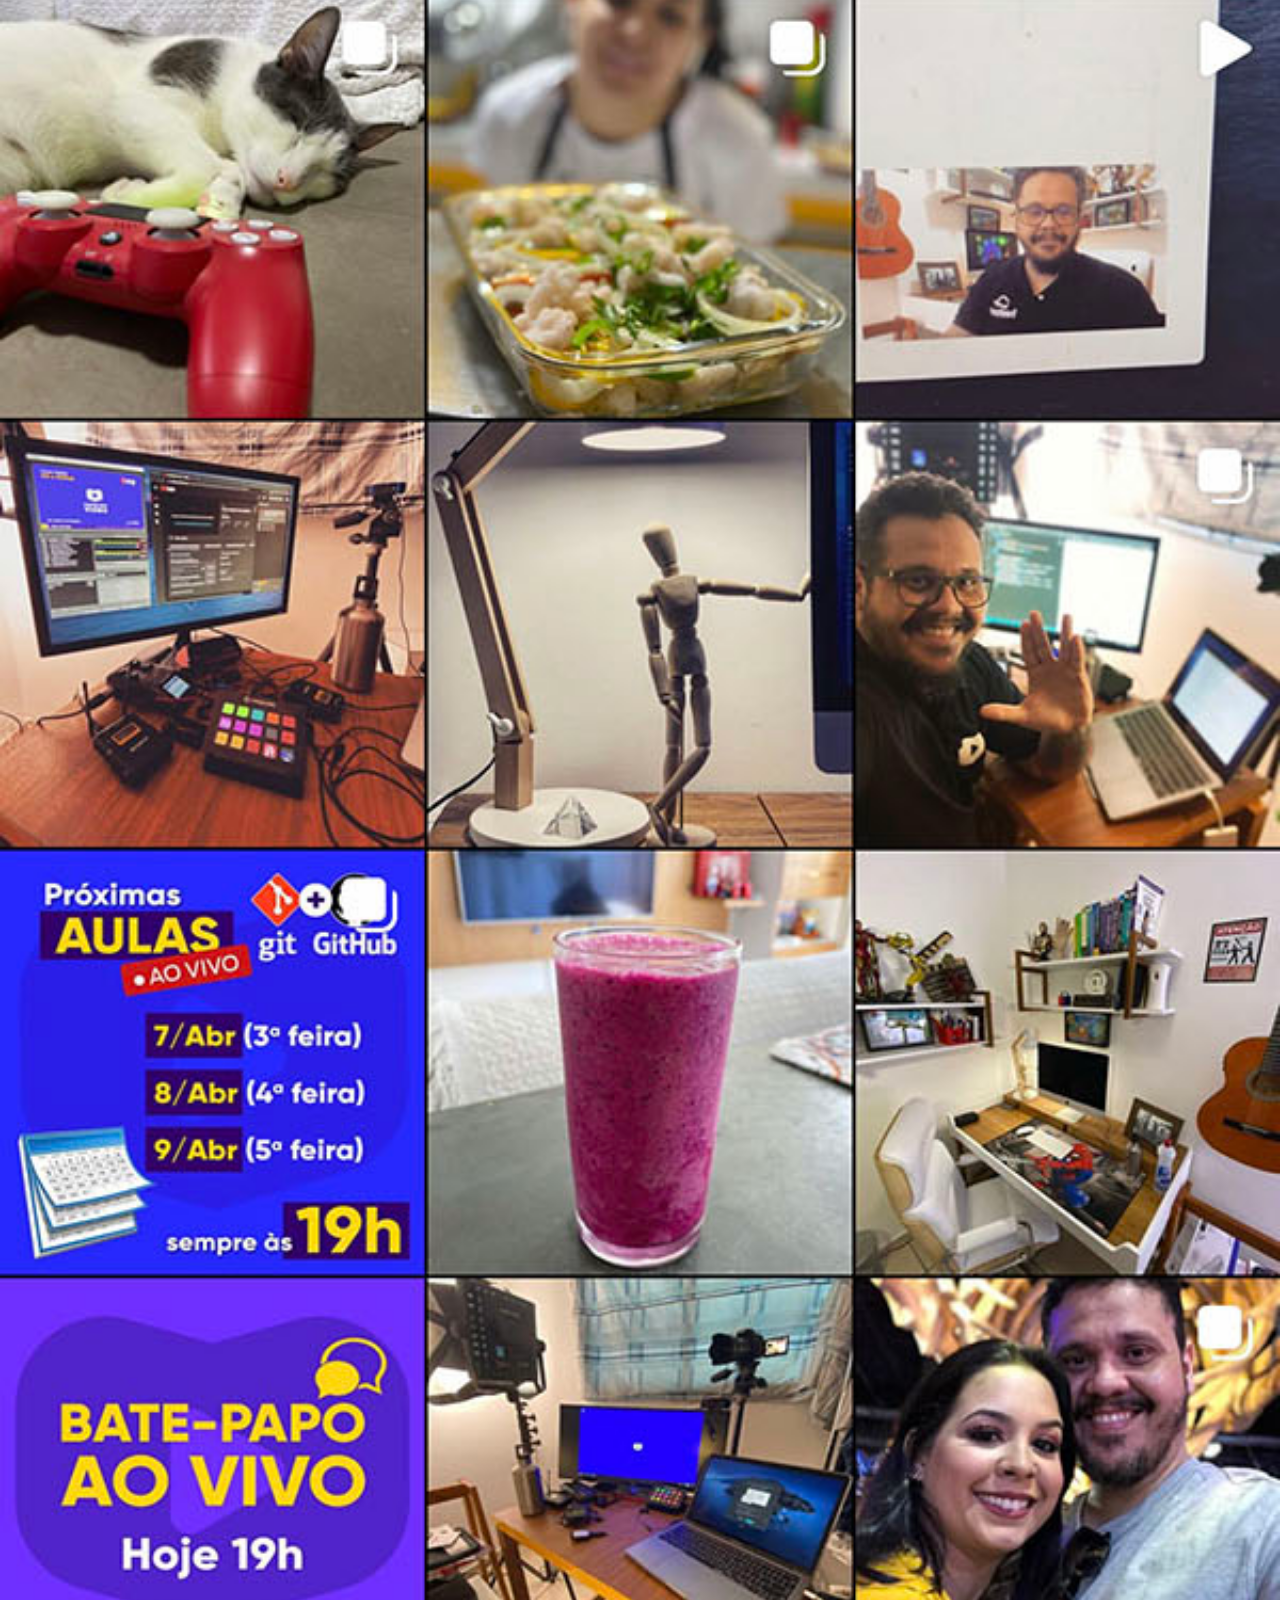
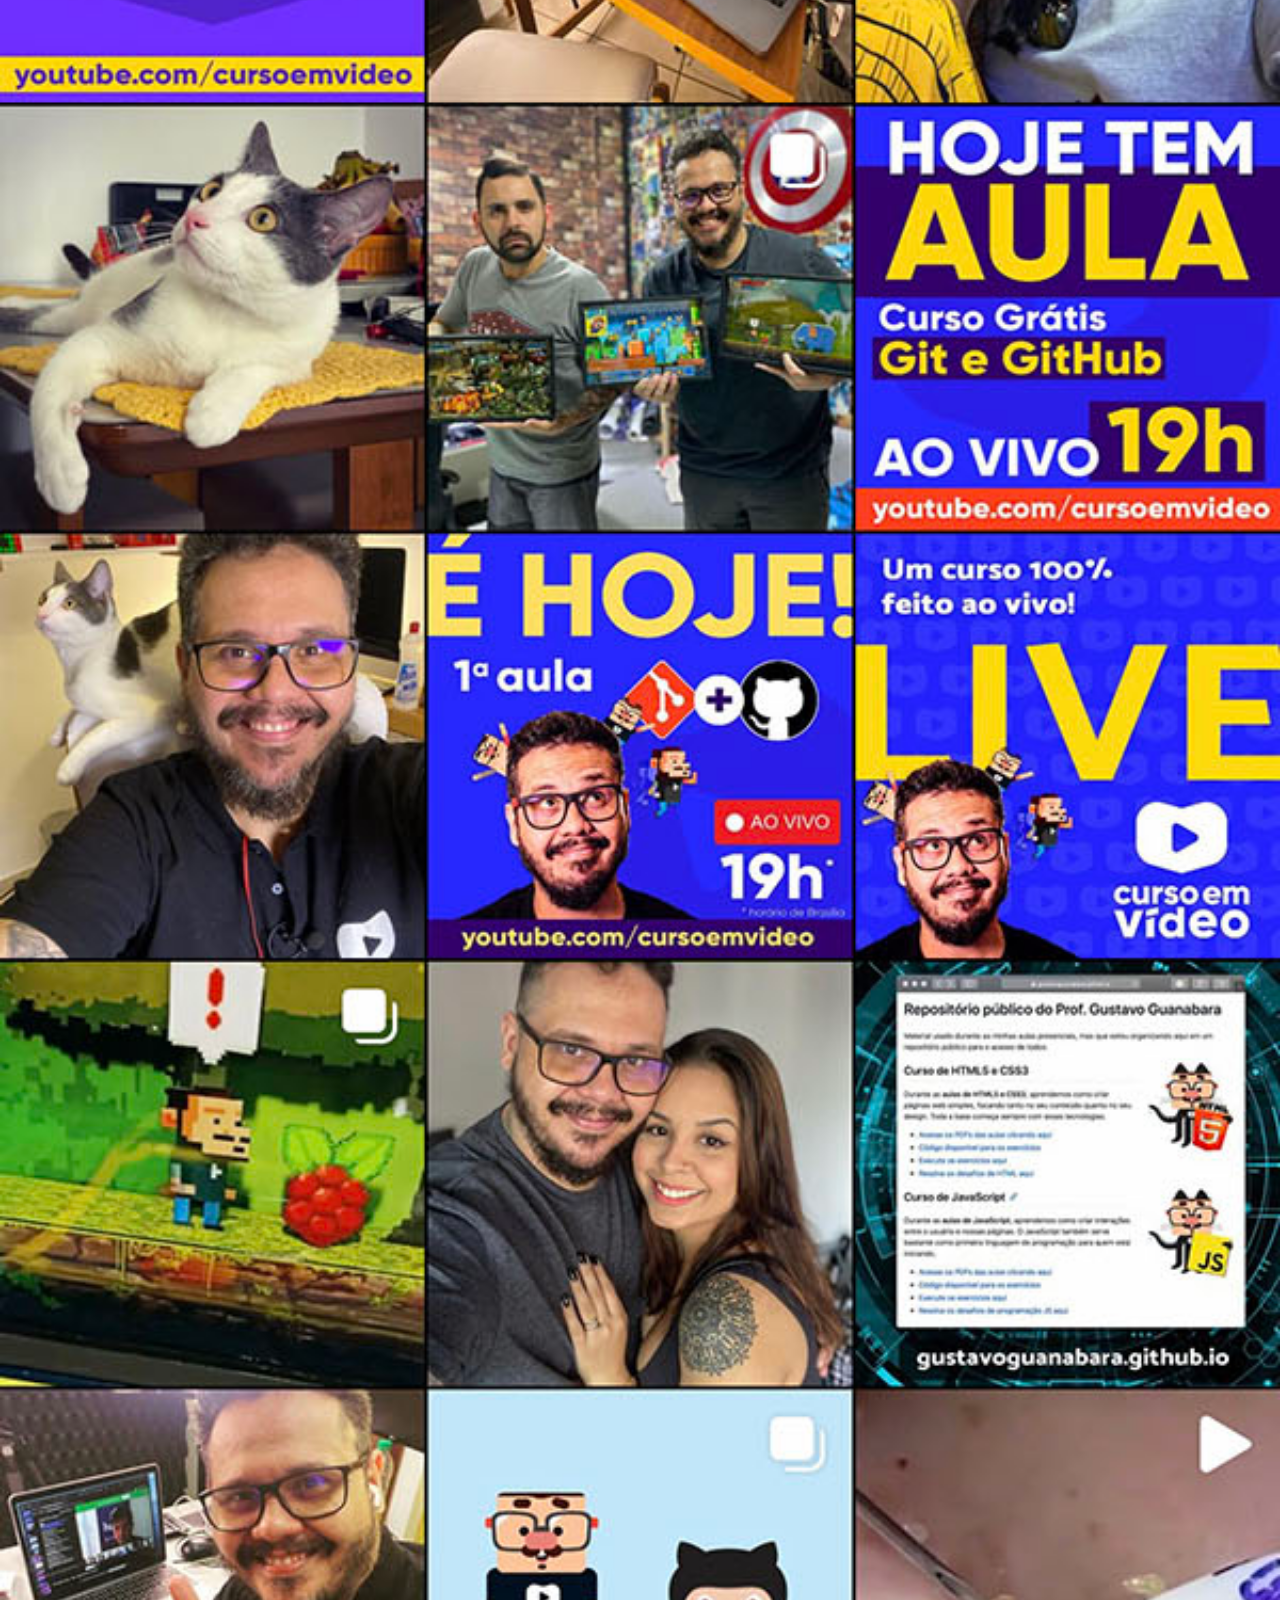
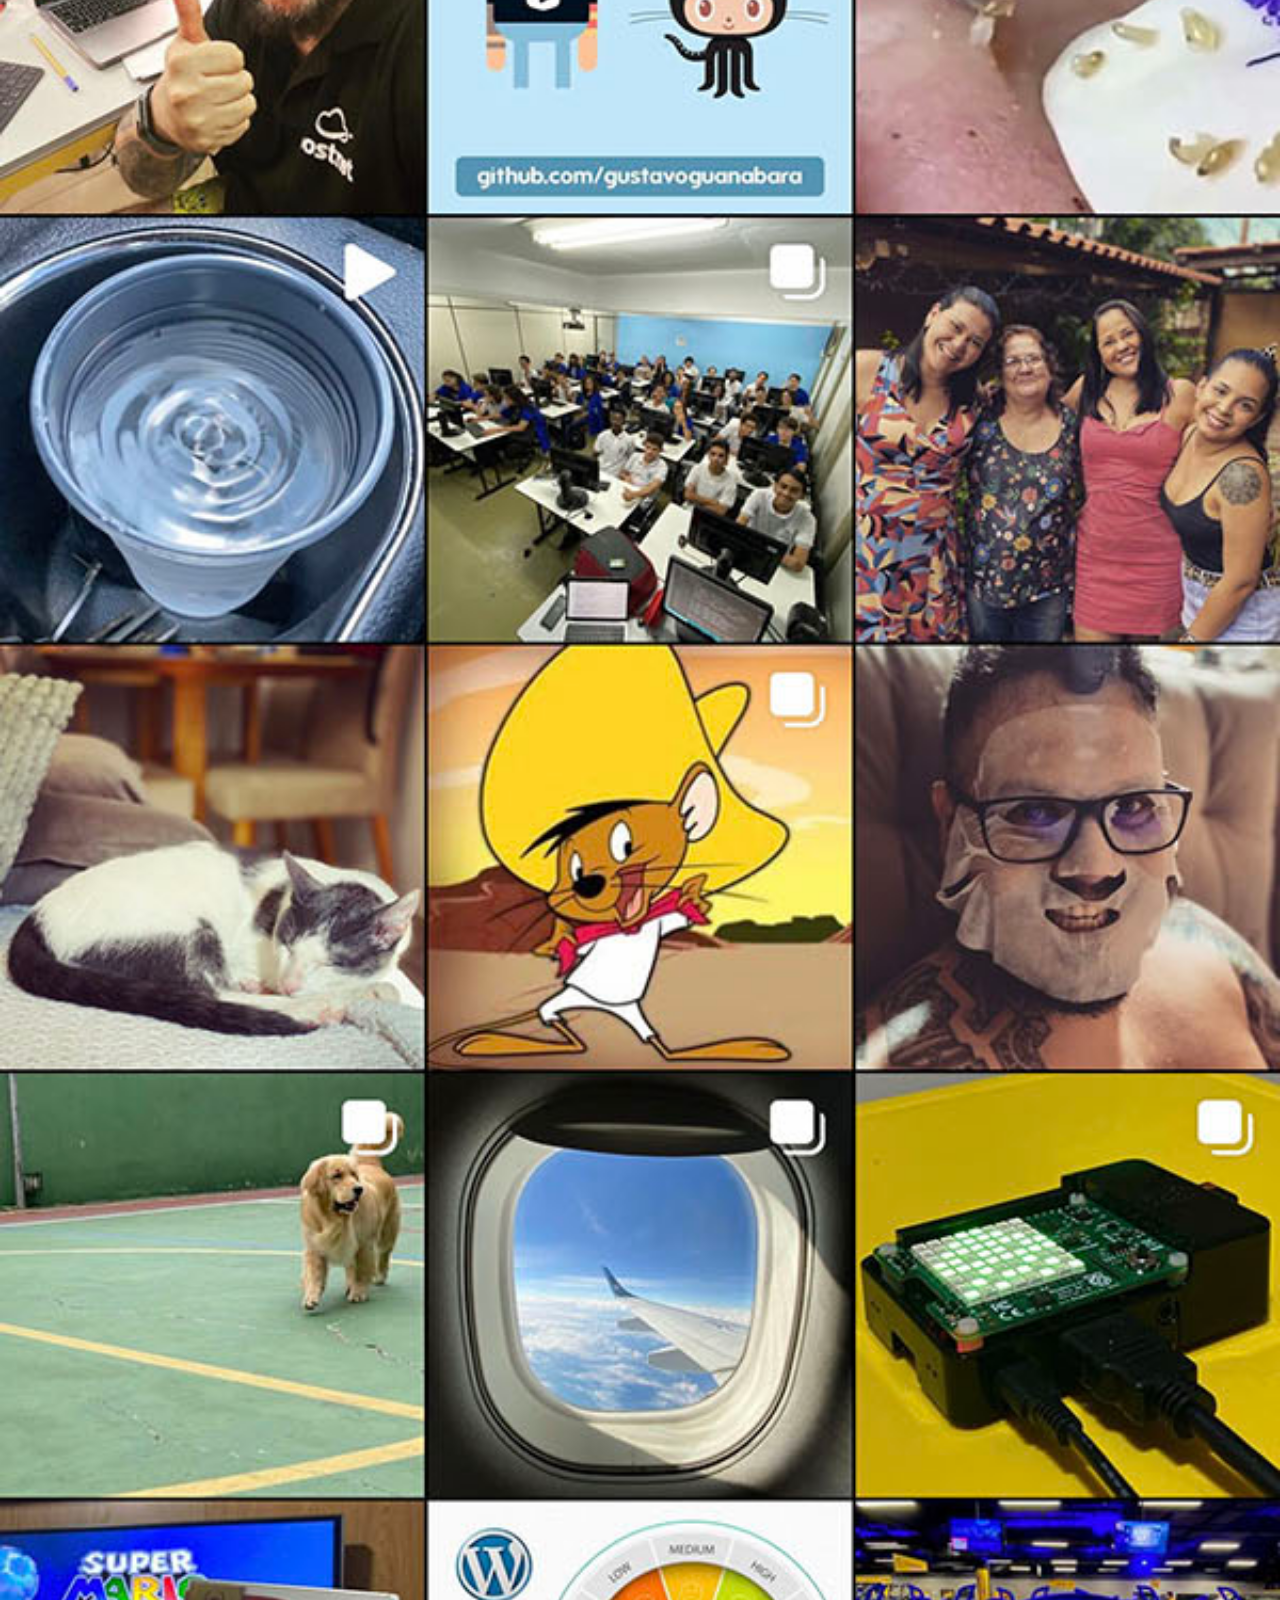
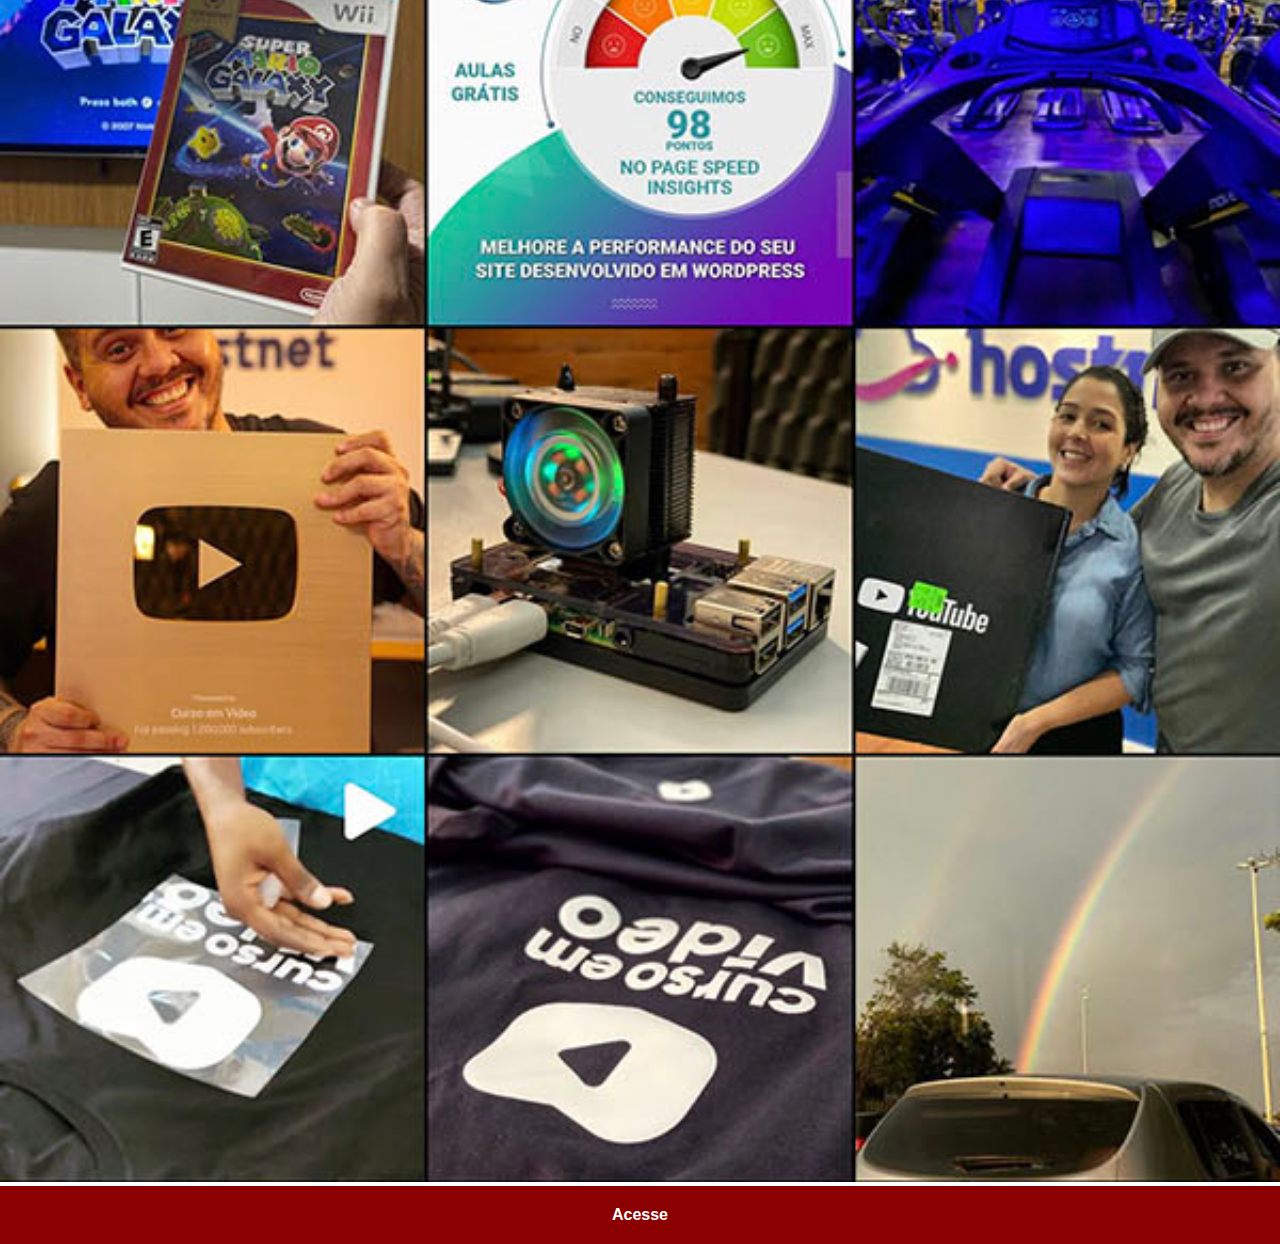
<file: instagram.html>
<!DOCTYPE html>
<html lang="pt-br">
<head>
    <meta charset="UTF-8">
    <meta http-equiv="X-UA-Compatible" content="IE=edge">
    <meta name="viewport" content="width=device-width, initial-scale=1.0">
    <title>Instagram</title>
    <link rel="stylesheet" href="estilos/social.css">
</head>
<body>
    <img src="imagens/tela-instagram.jpg" alt="Instagram">
    <a href="https://www.instagram.com/gustavoguanabara/" target="_blank">Acesse</a>
</body>
</html>
</file>
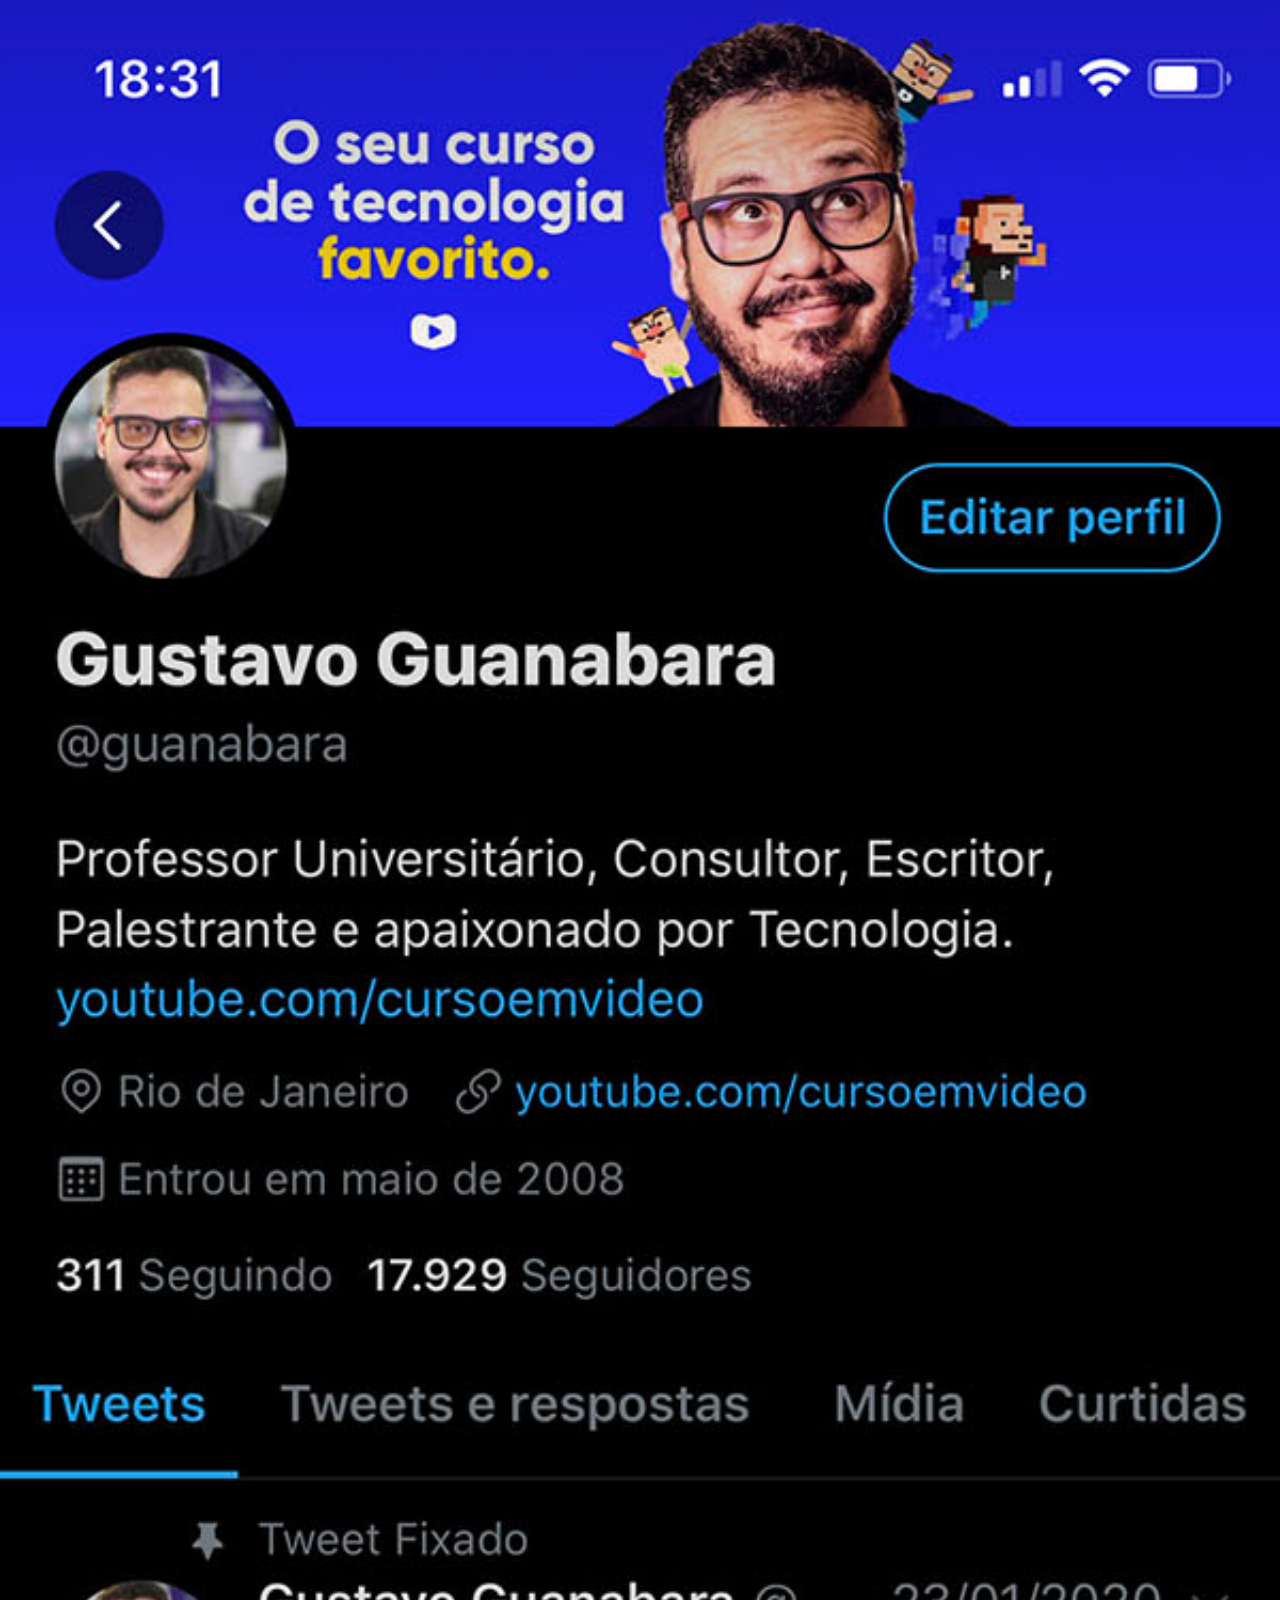
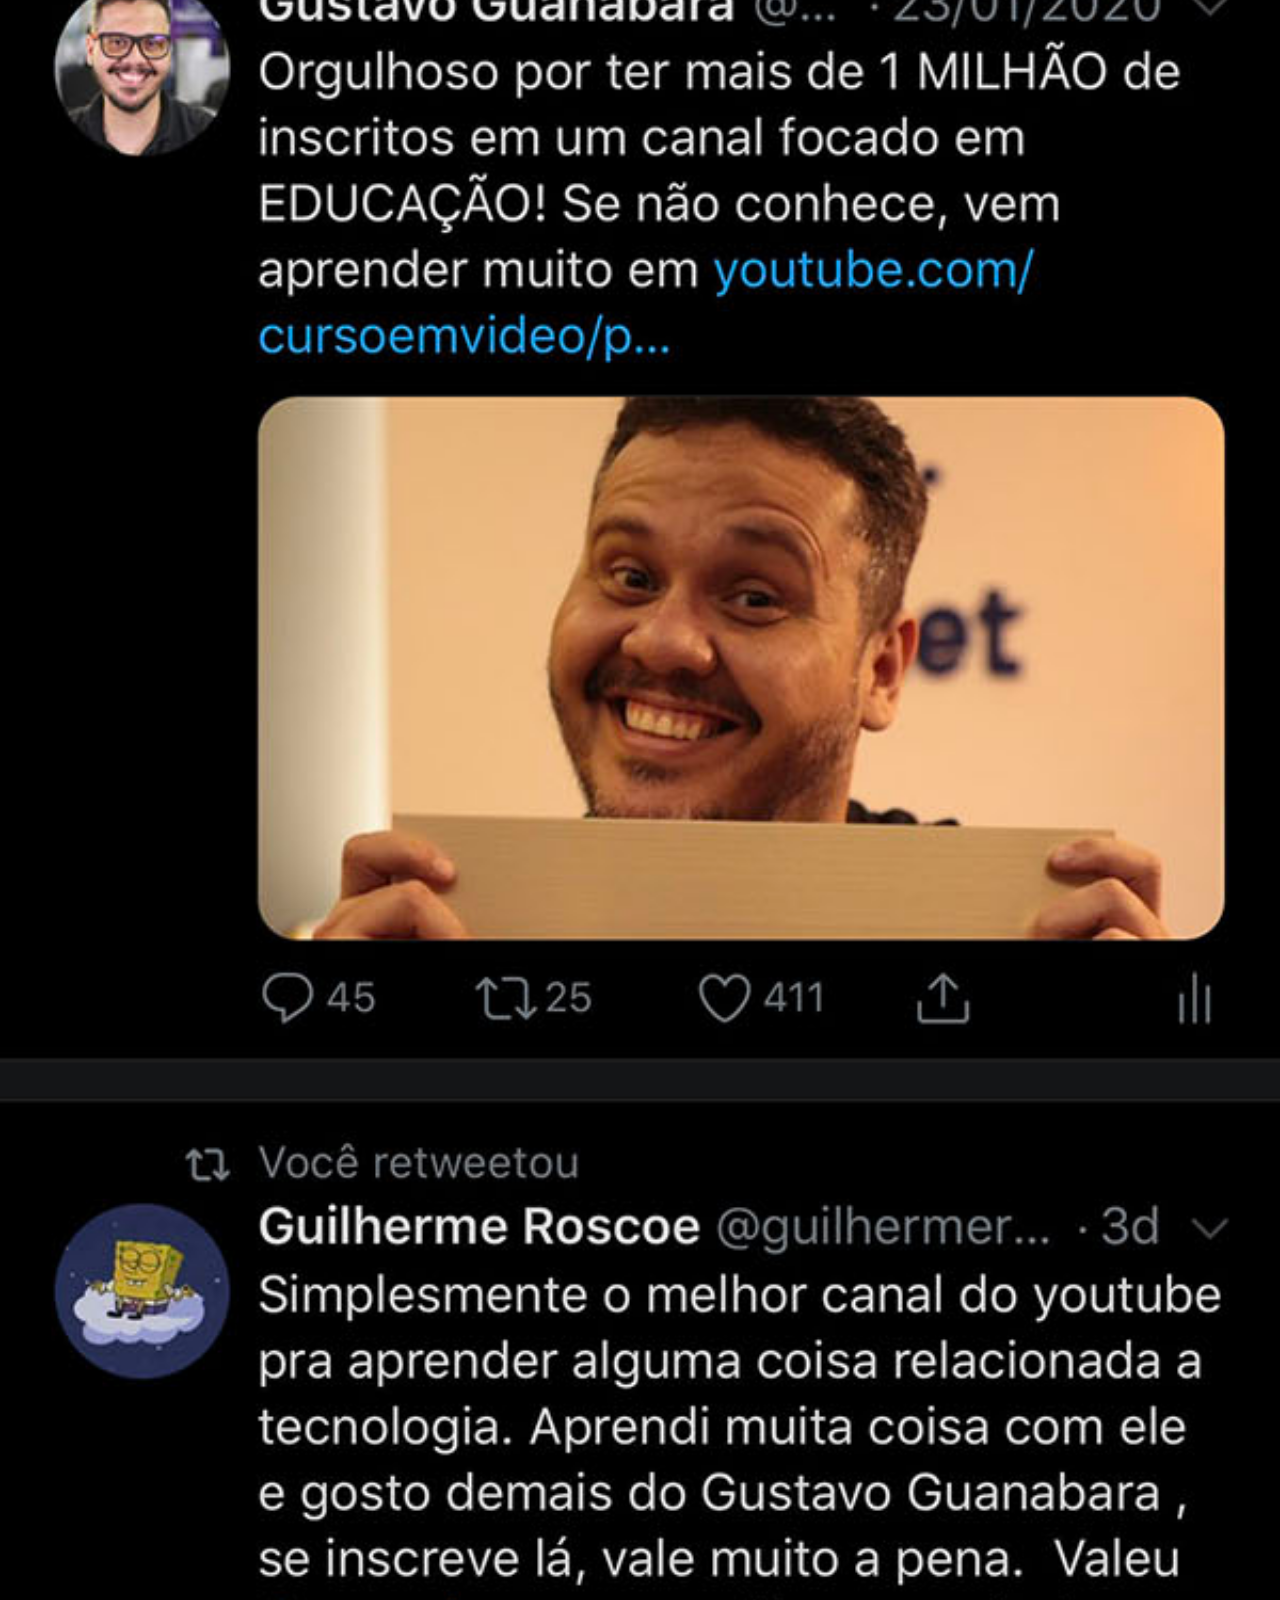
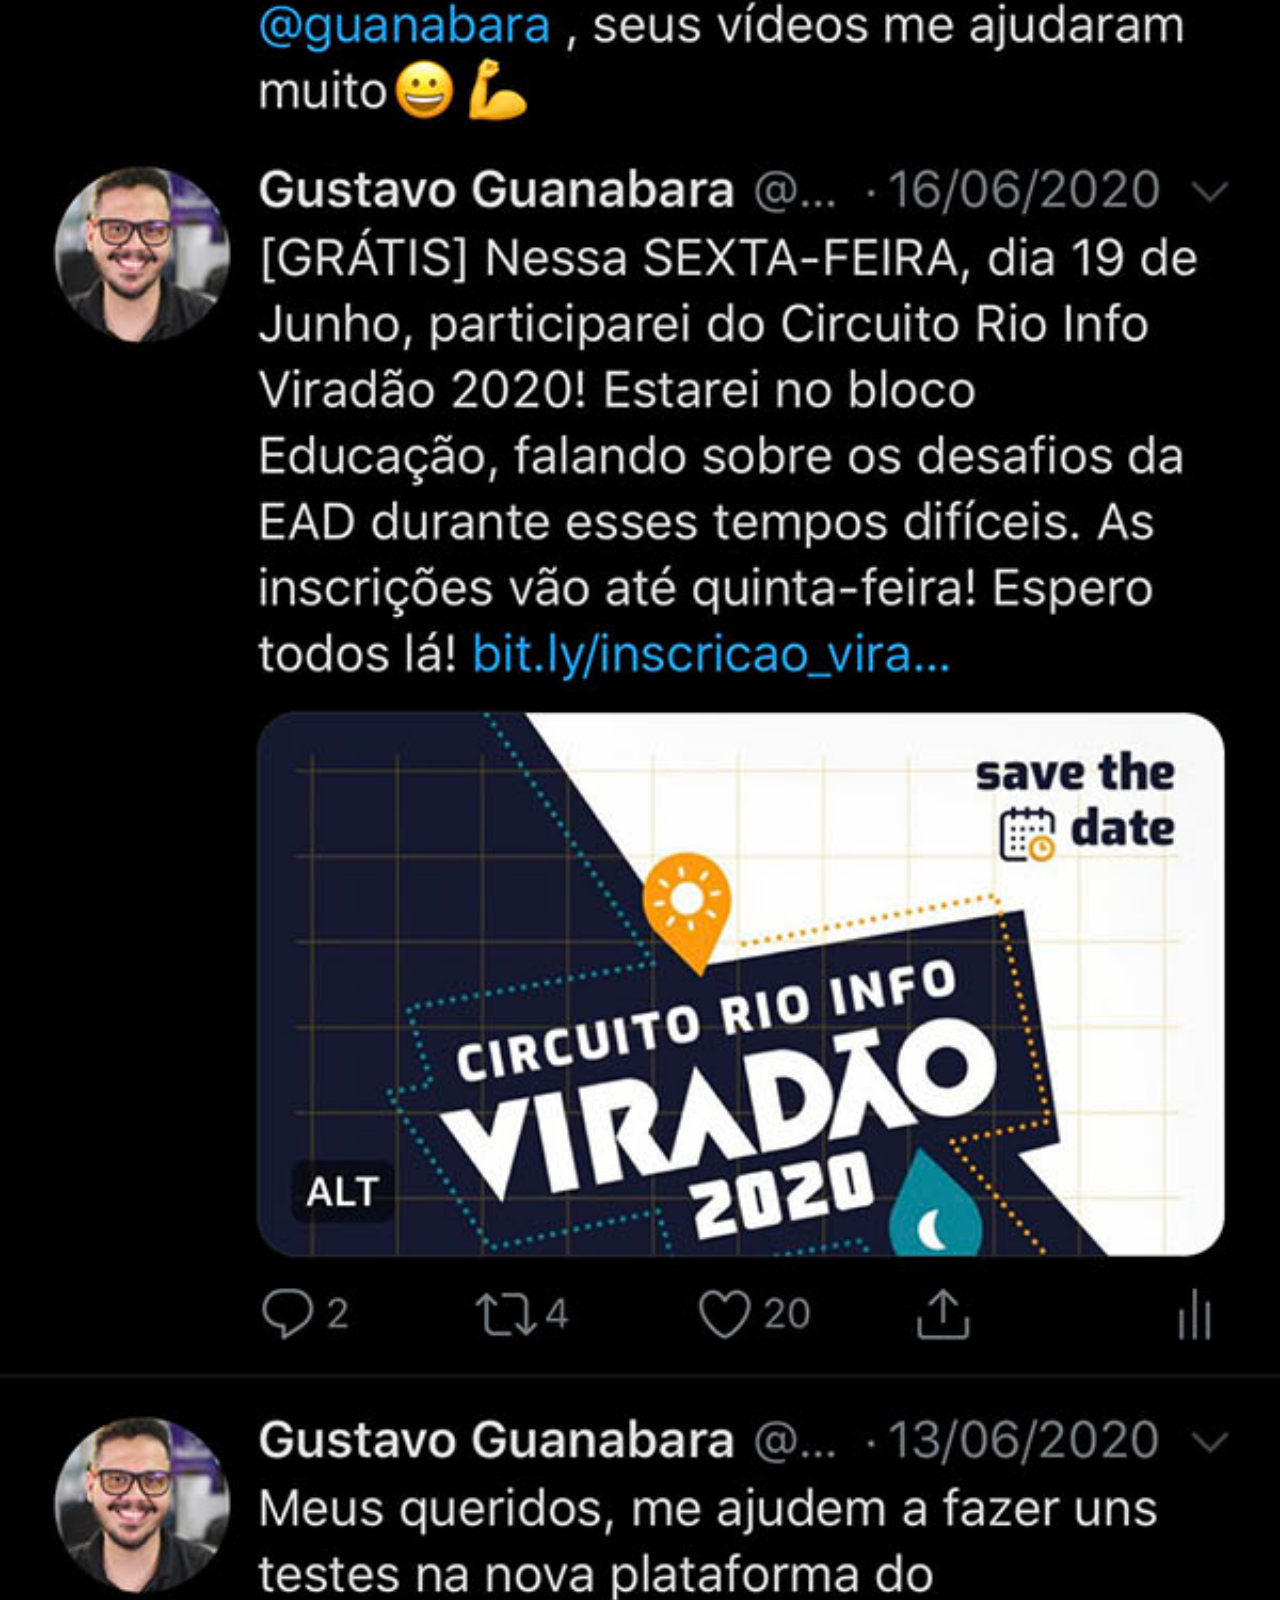
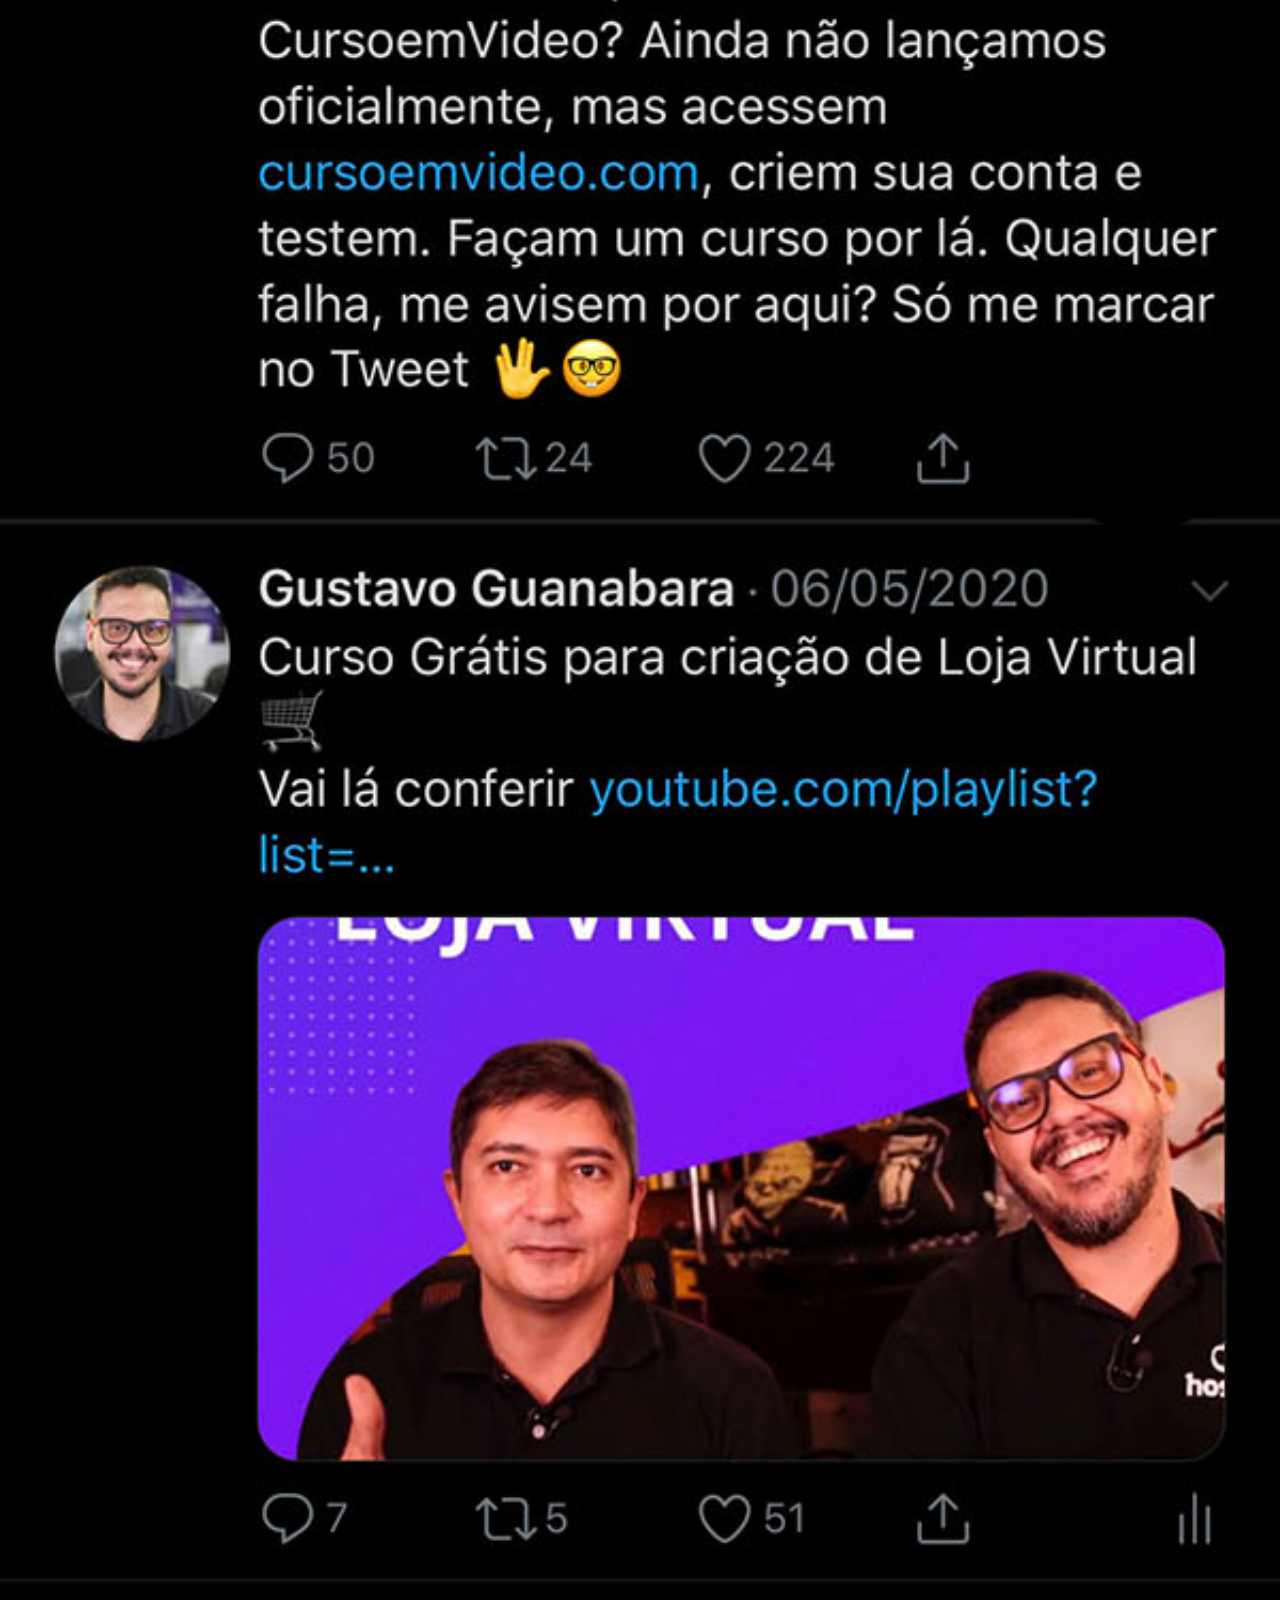
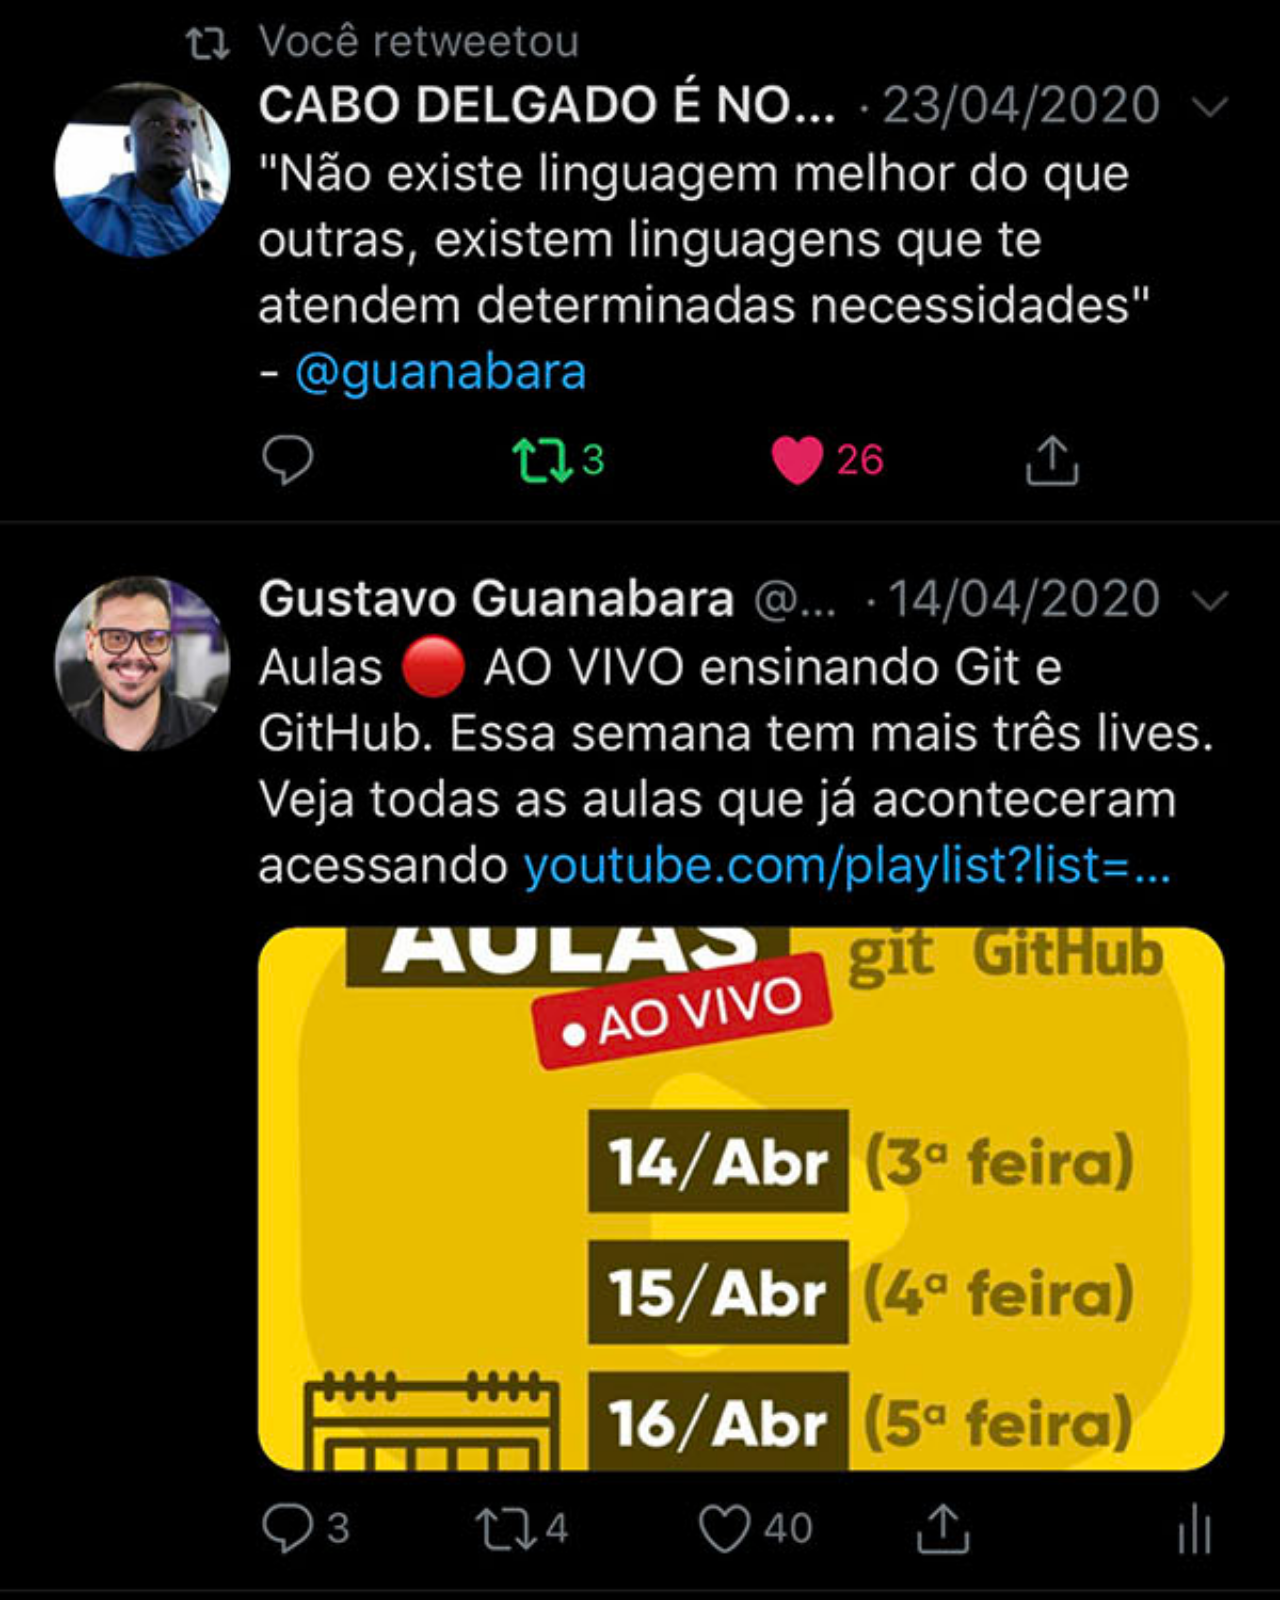
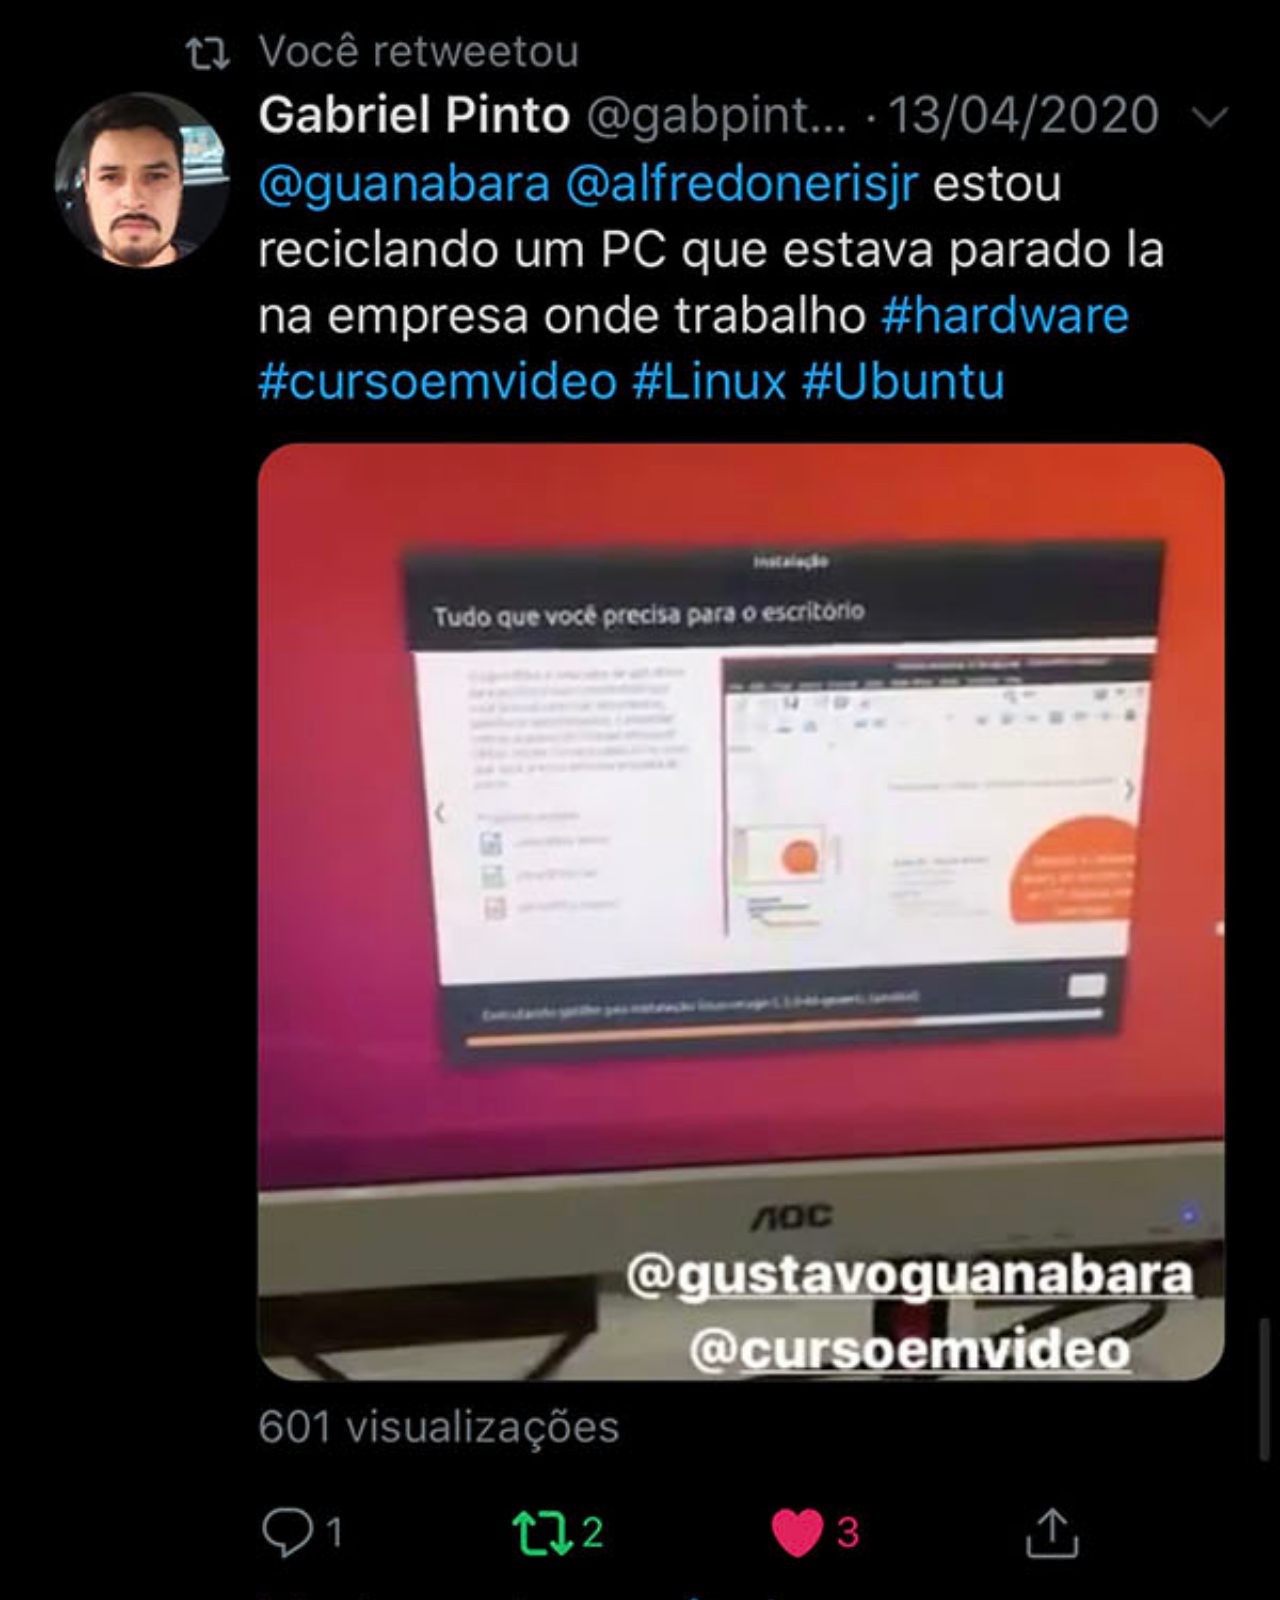
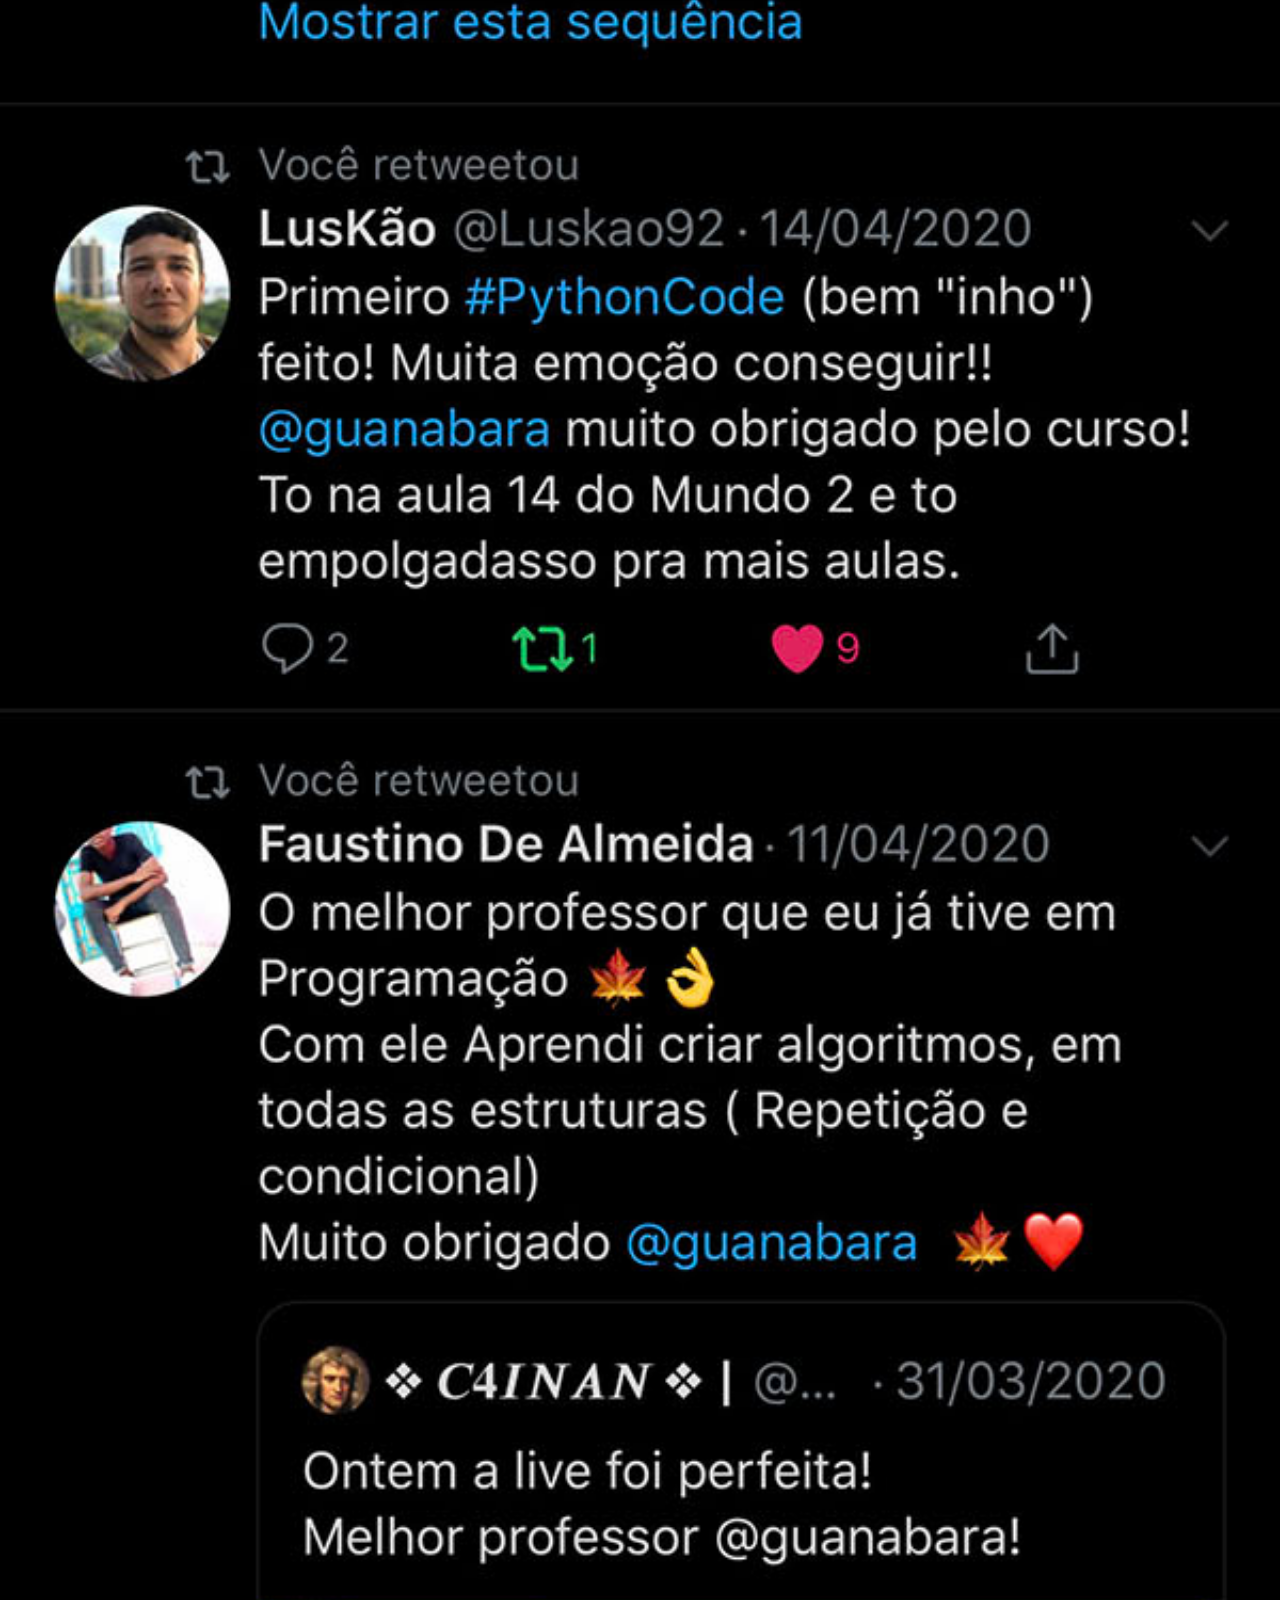
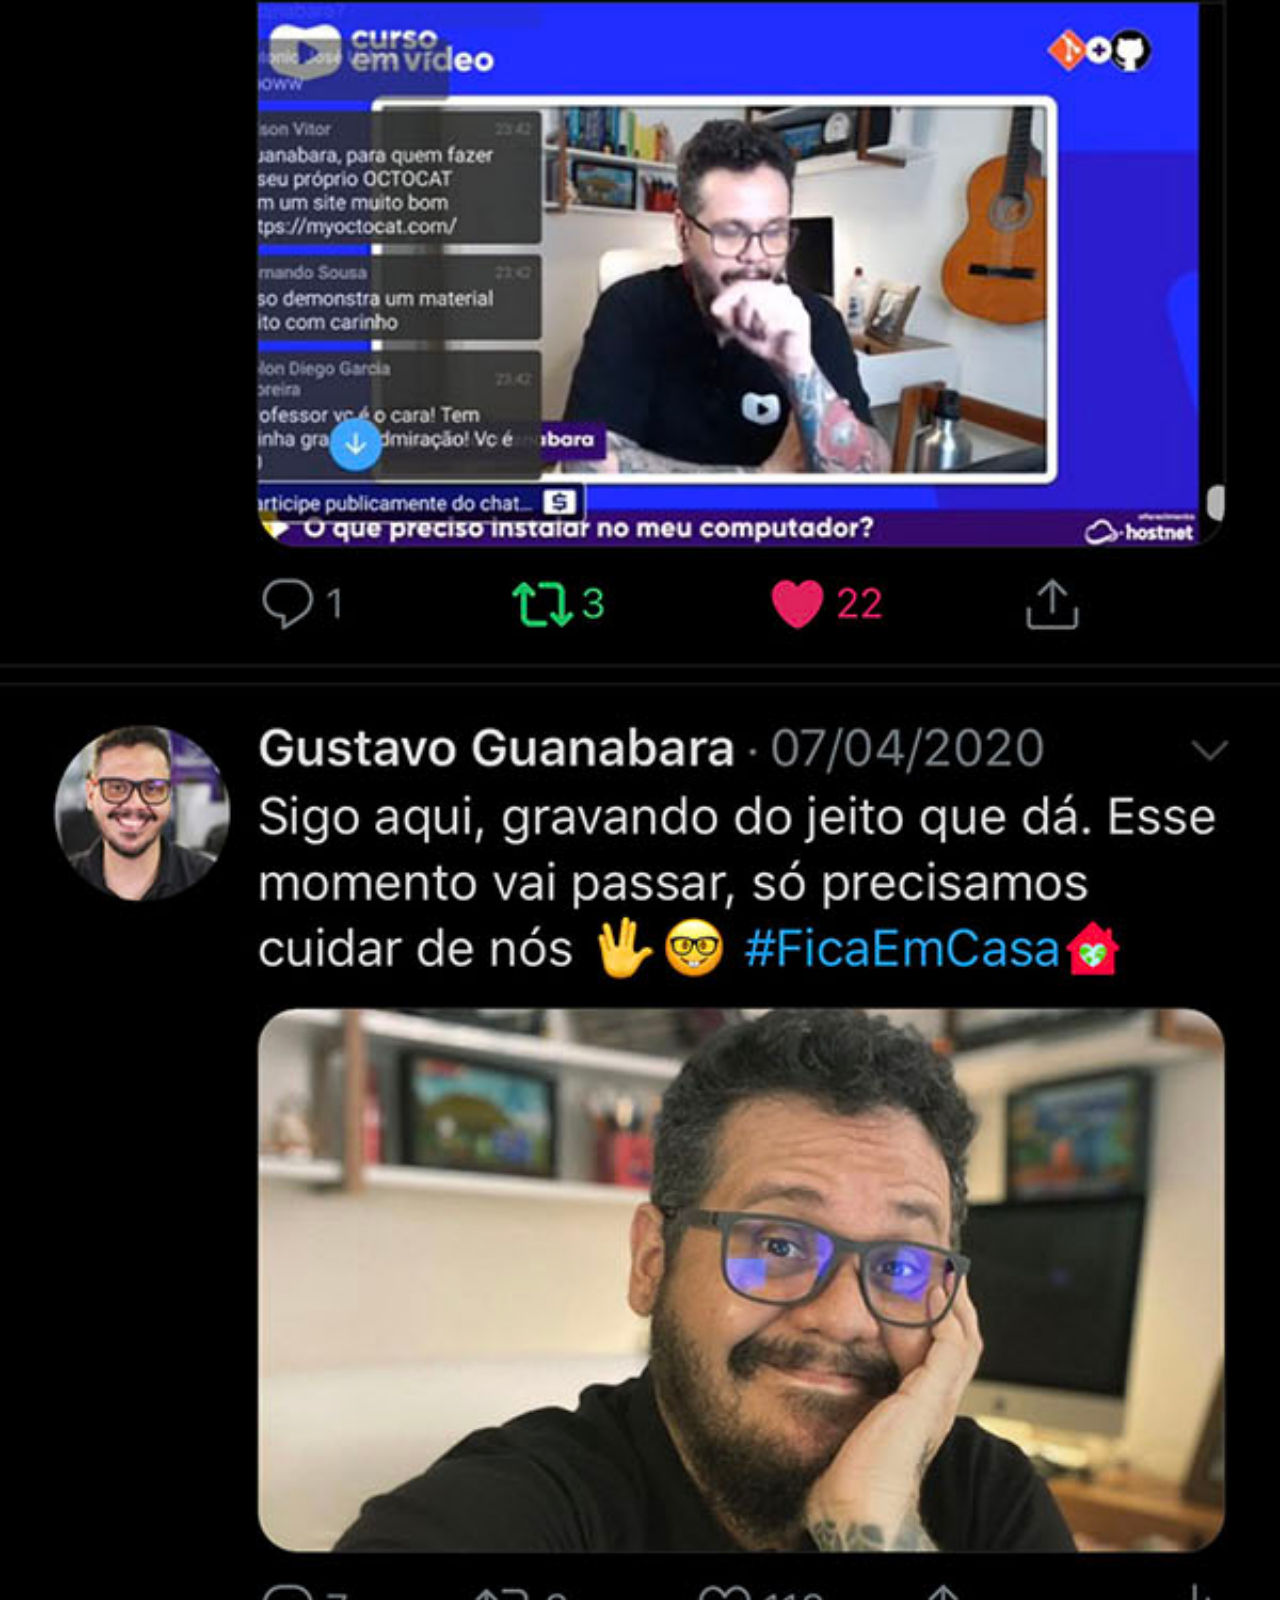
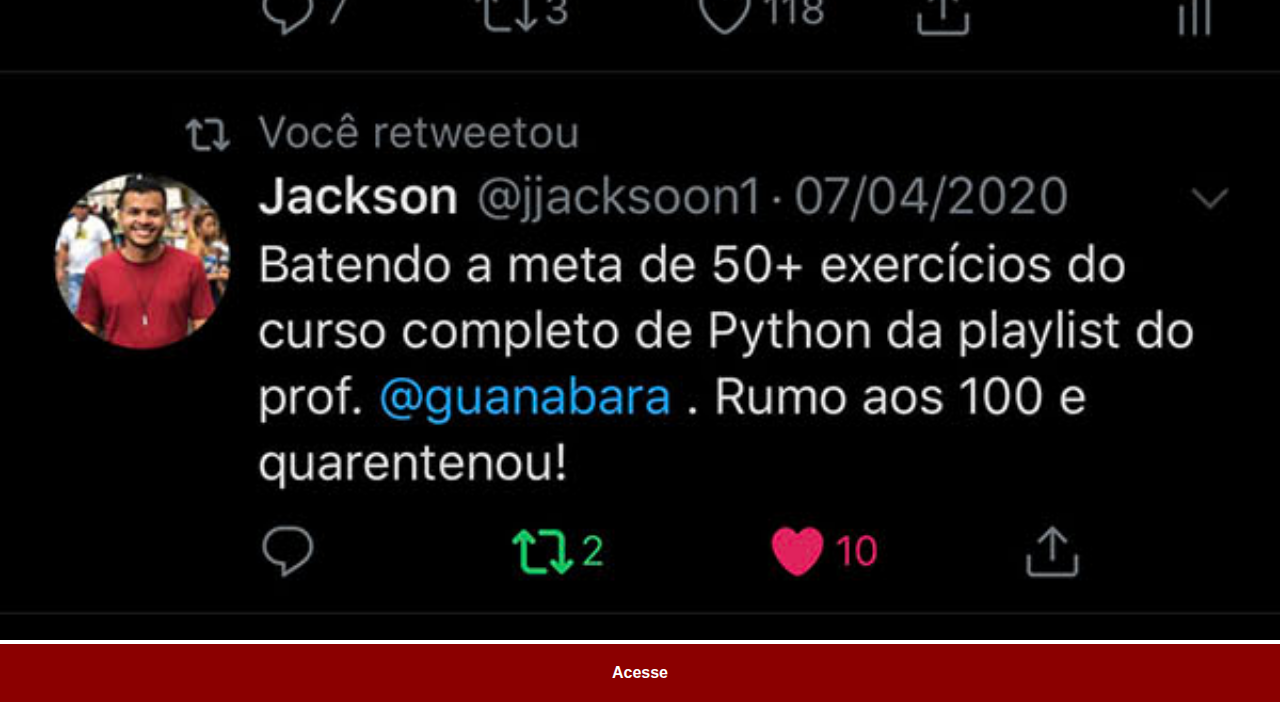
<file: twitter.html>
<!DOCTYPE html>
<html lang="pt-br">
<head>
    <meta charset="UTF-8">
    <meta http-equiv="X-UA-Compatible" content="IE=edge">
    <meta name="viewport" content="width=device-width, initial-scale=1.0">
    <title>Twitter</title>
    <link rel="stylesheet" href="estilos/social.css">
</head>
<body>
    <img src="imagens/tela-twitter.jpg" alt="Twitter">
    <a href="https://twitter.com/guanabara?ref_src=twsrc%5Egoogle%7Ctwcamp%5Eserp%7Ctwgr%5Eauthor" target="_blank">Acesse</a>
</body>
</html>
</file>
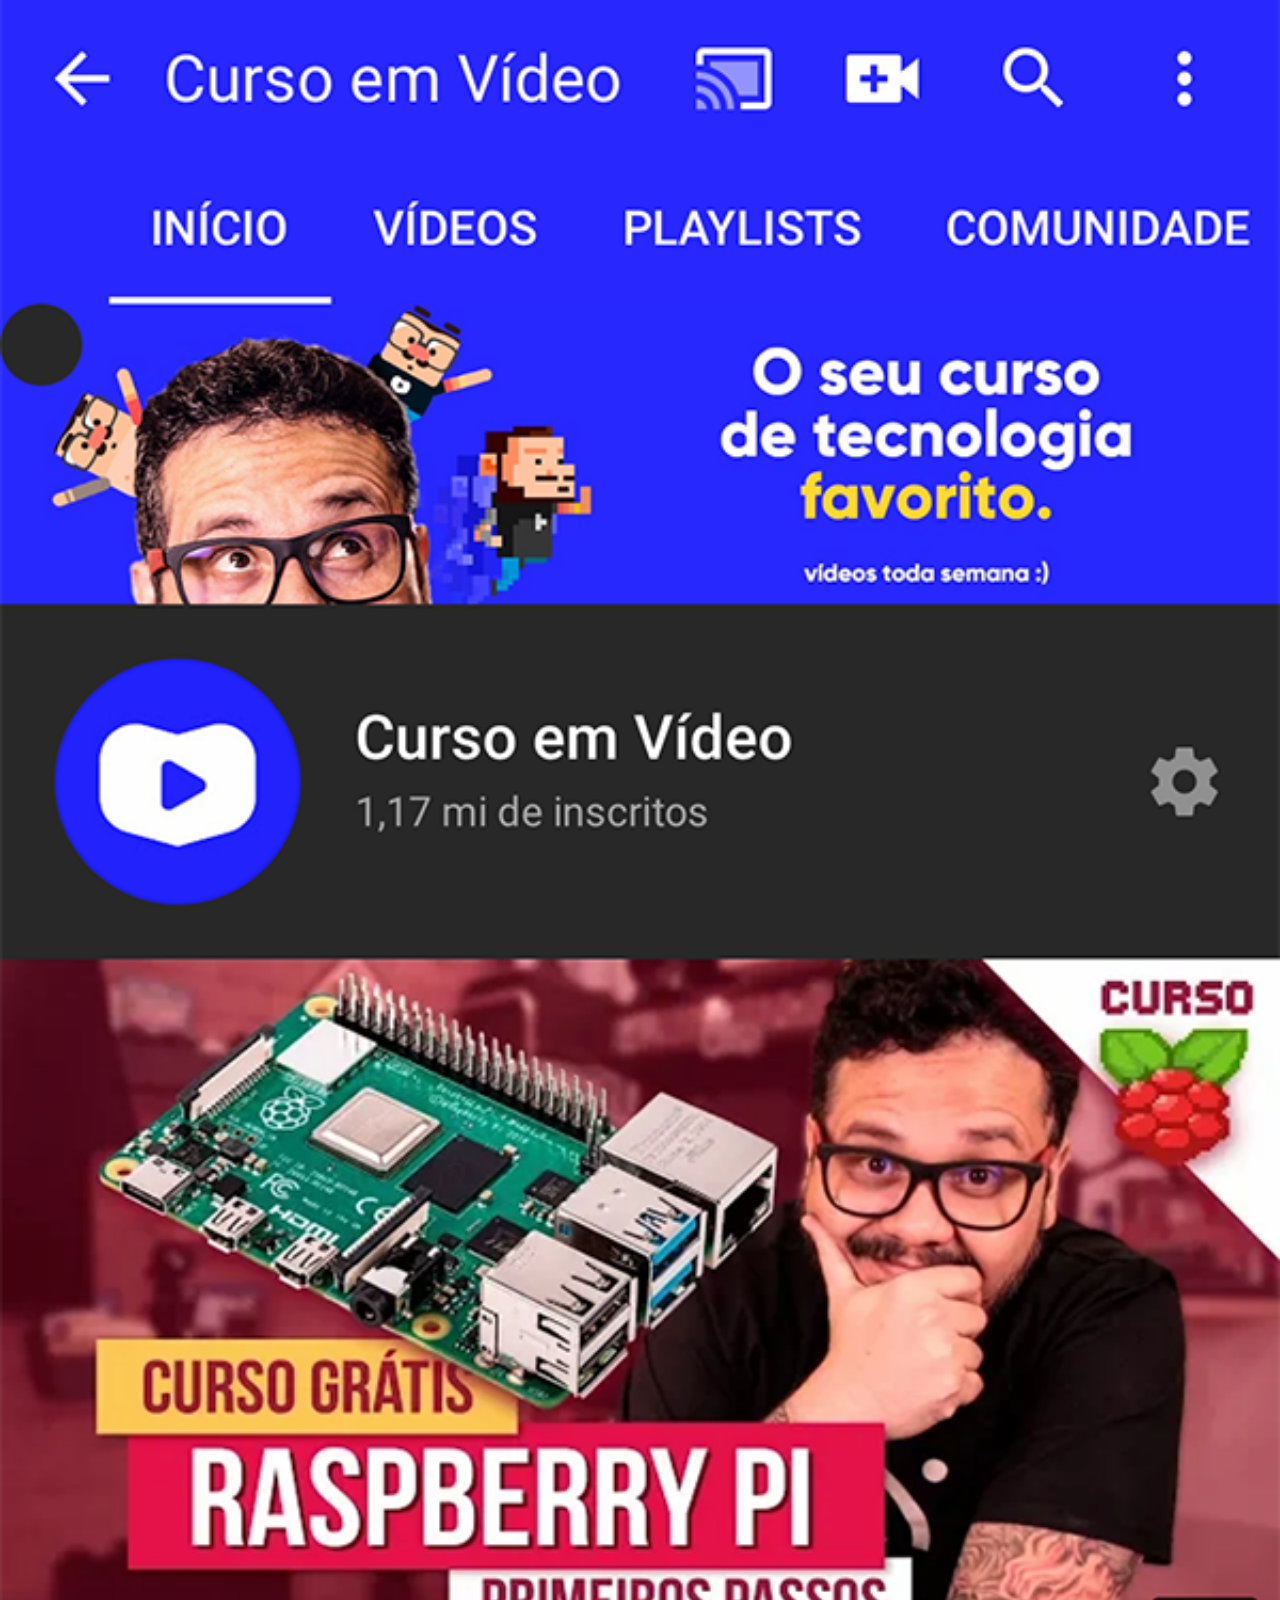
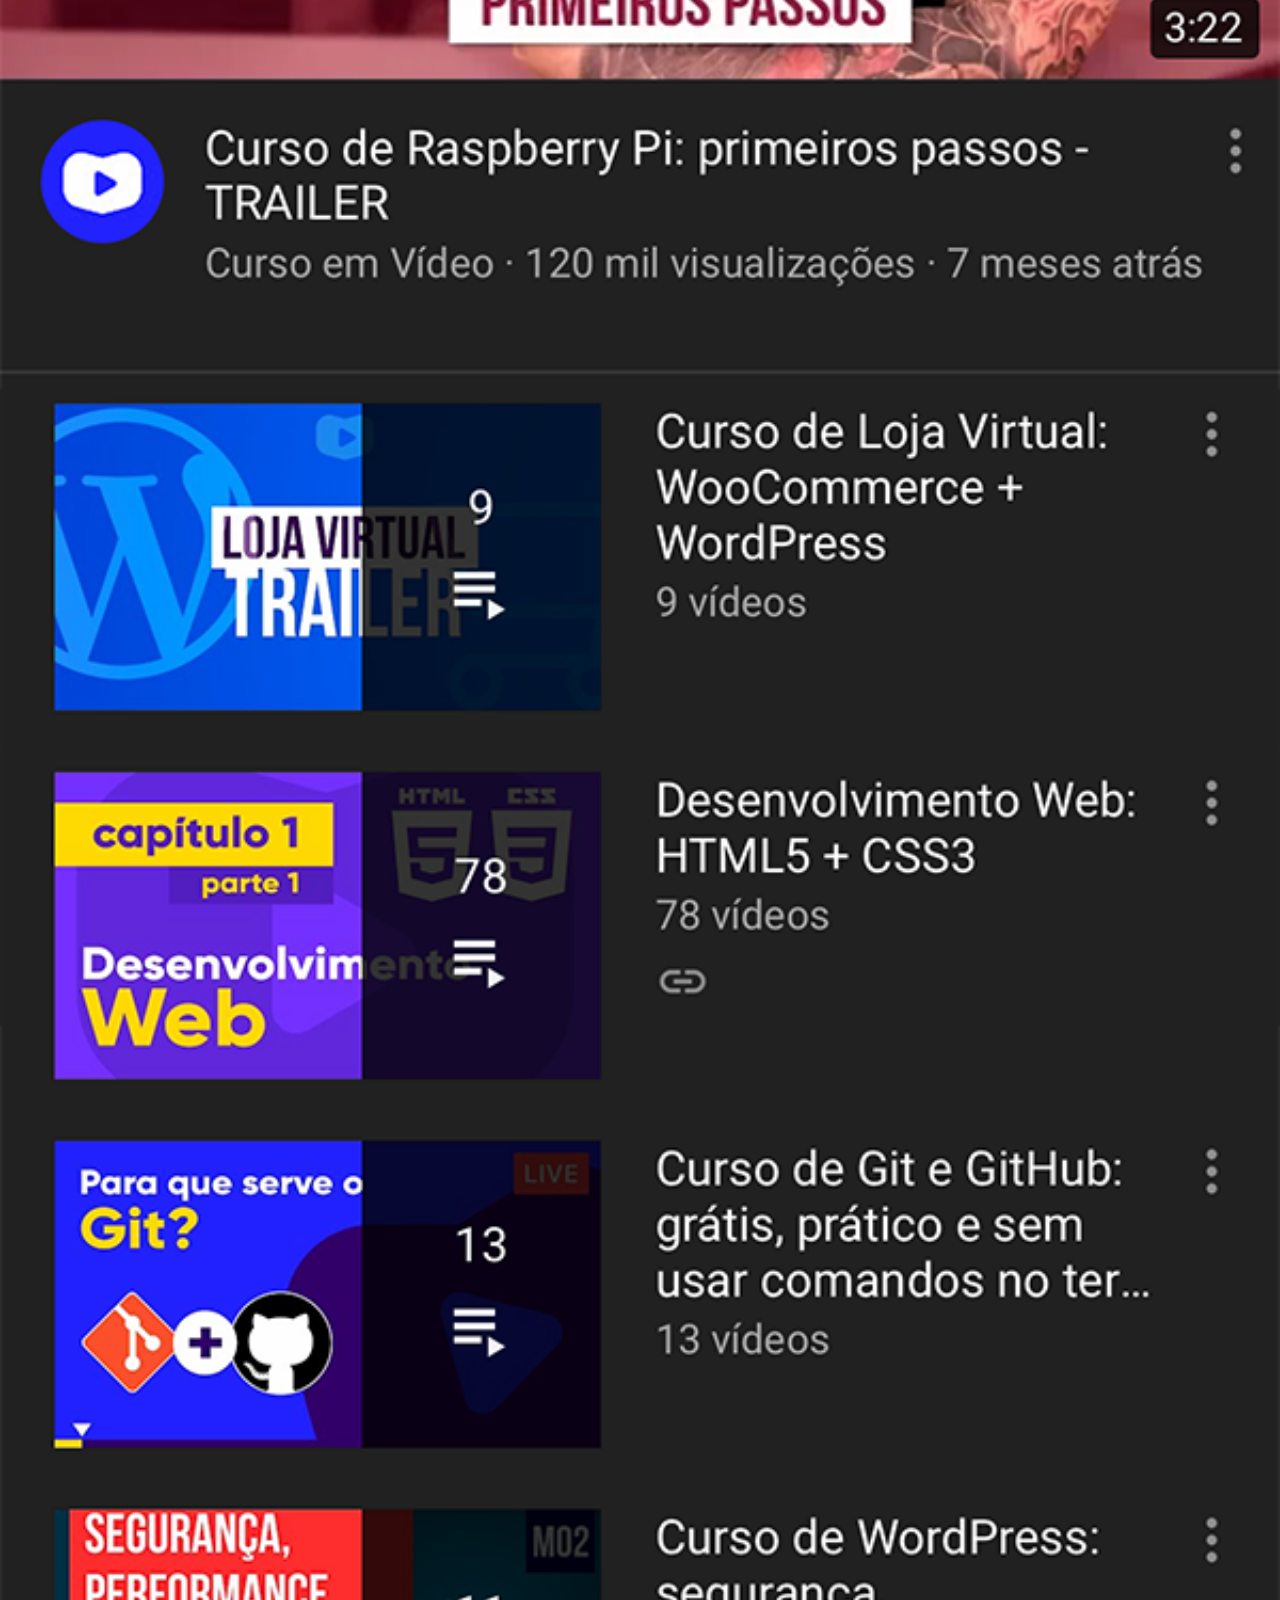
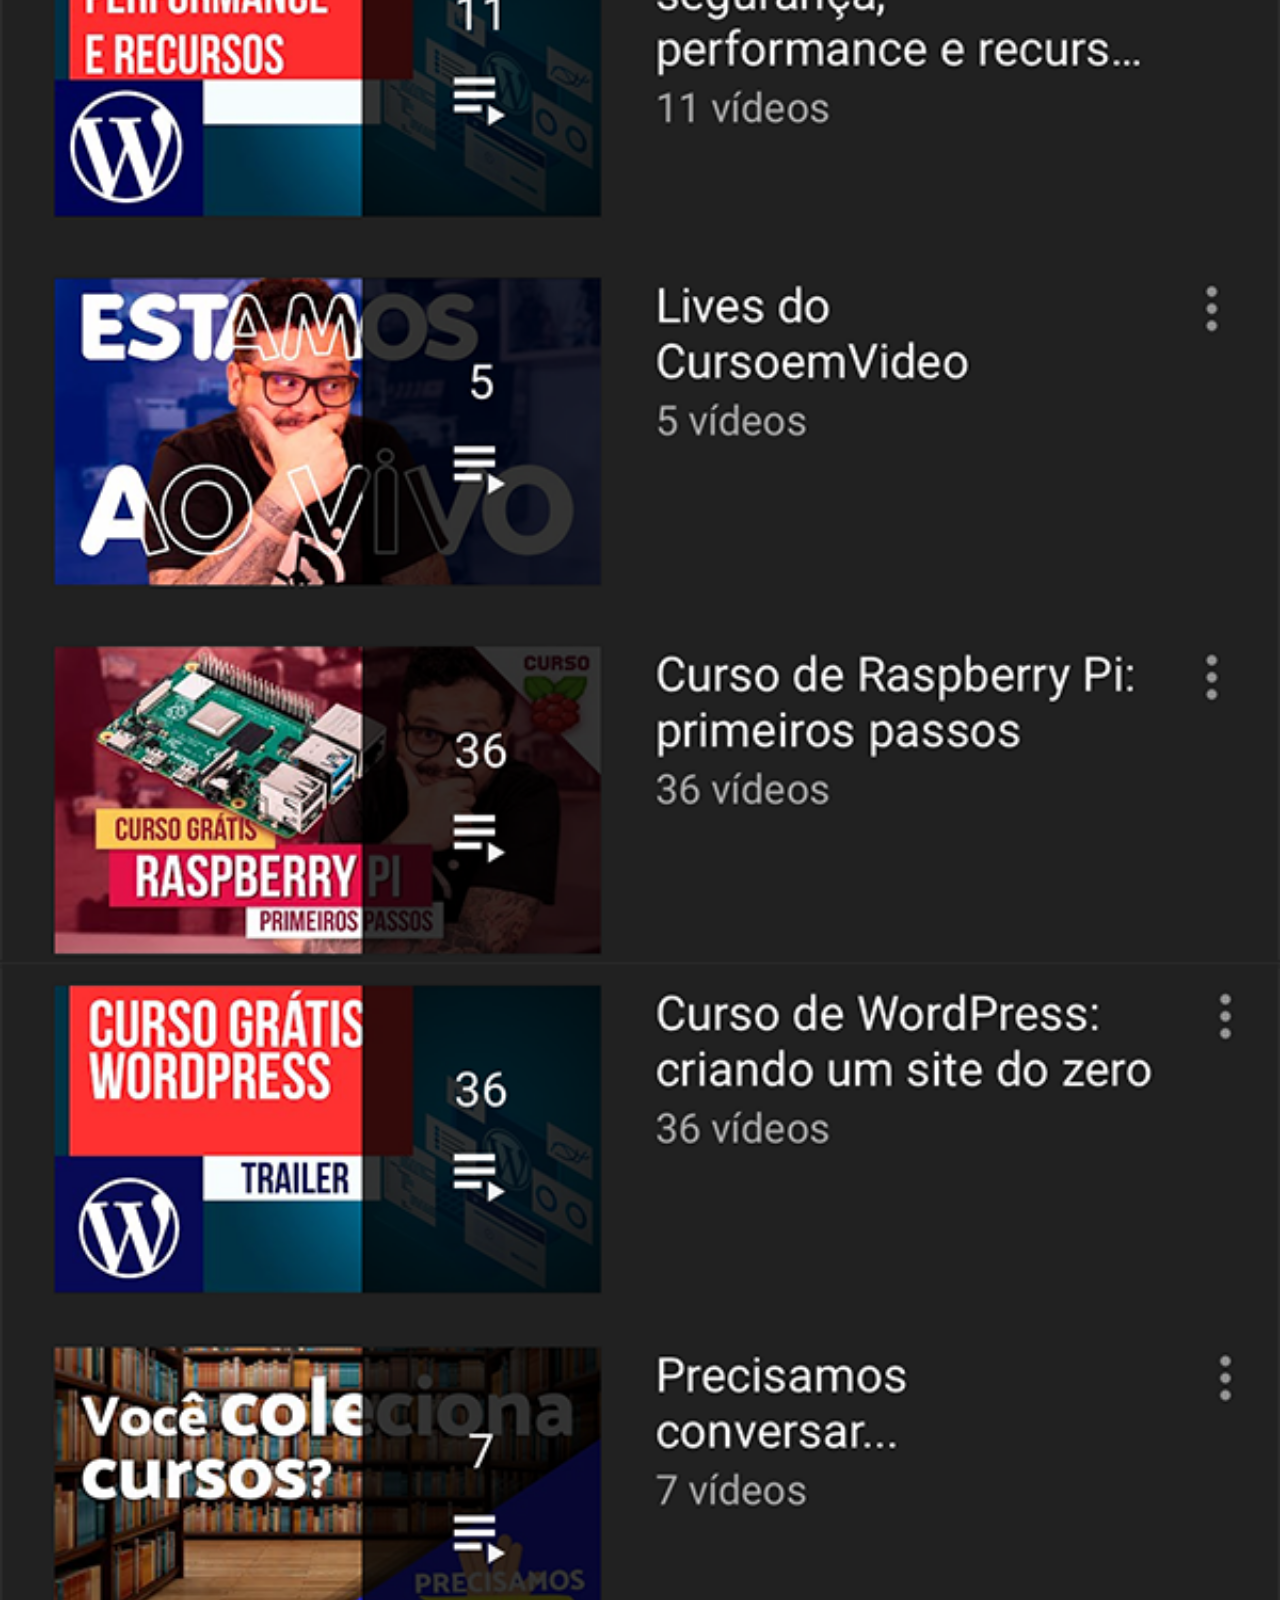
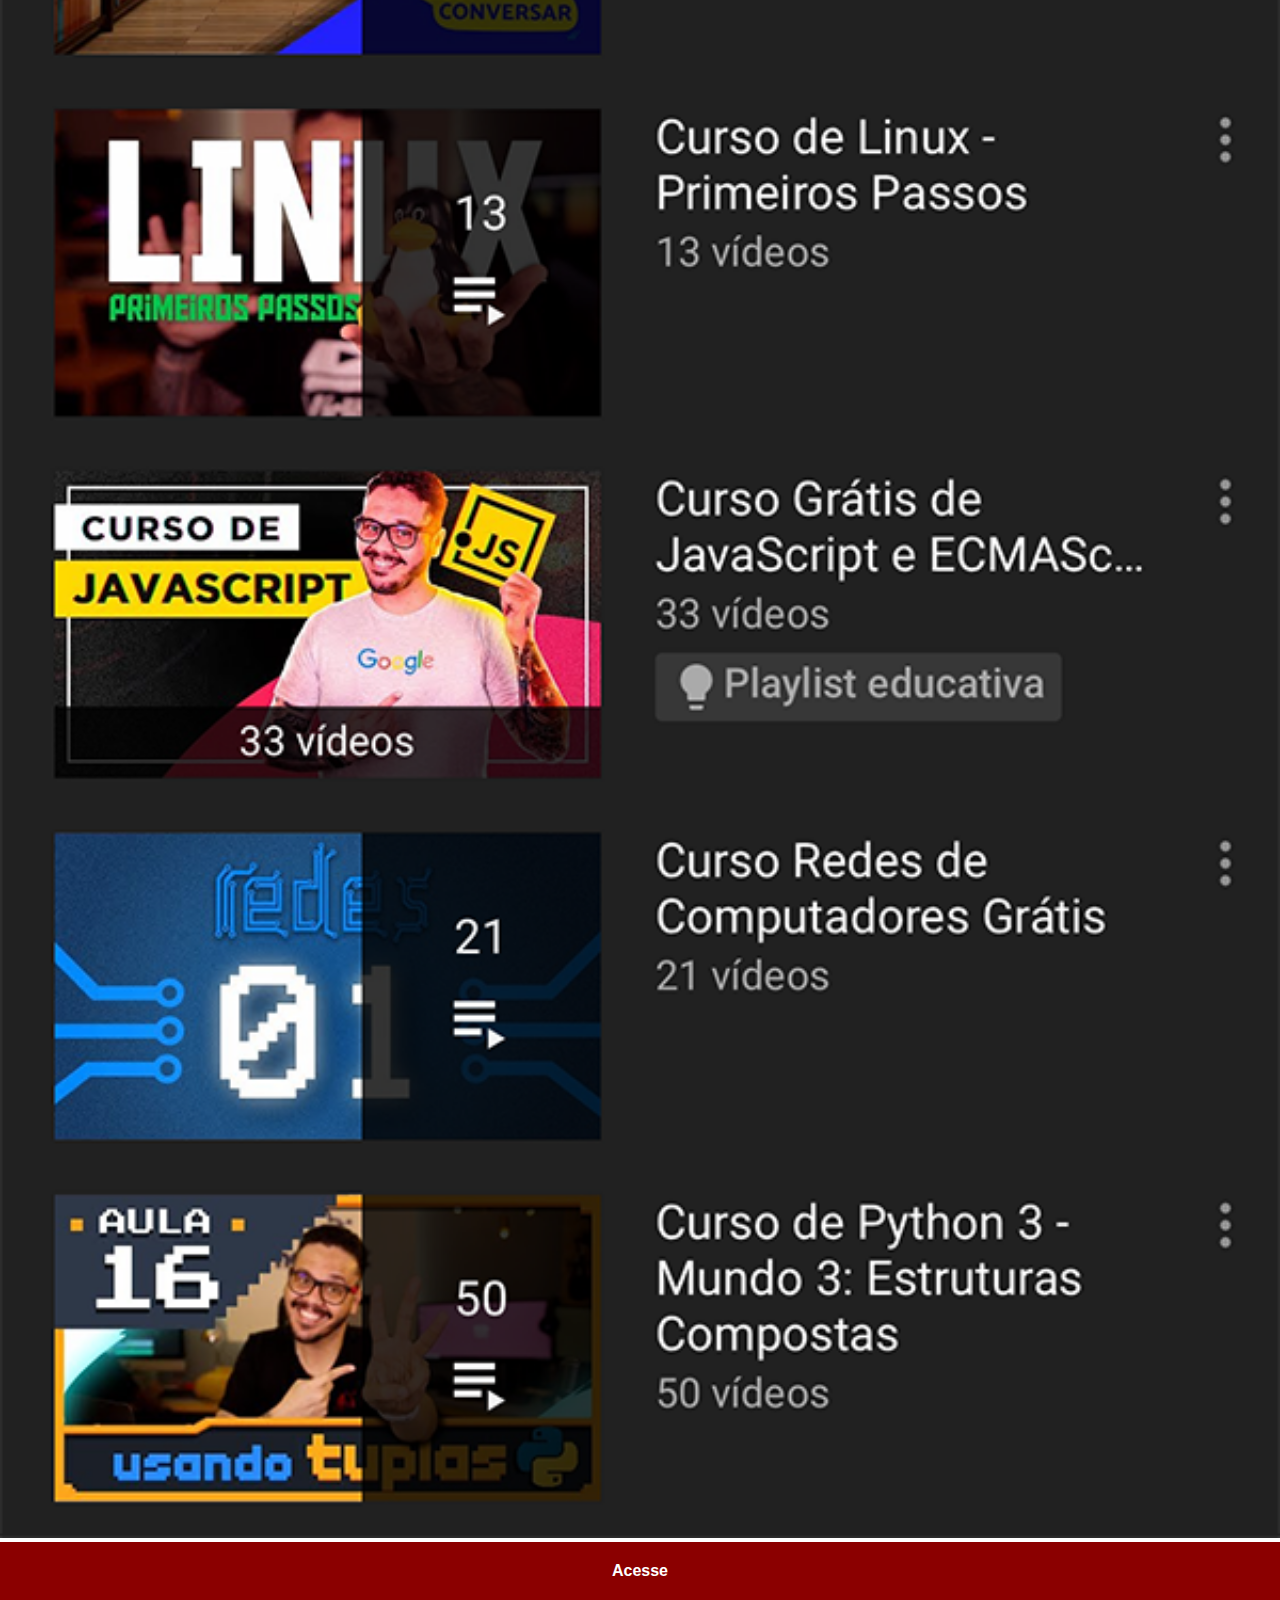
<file: youtube.html>
<!DOCTYPE html>
<html lang="pt-br">
<head>
    <meta charset="UTF-8">
    <meta http-equiv="X-UA-Compatible" content="IE=edge">
    <meta name="viewport" content="width=device-width, initial-scale=1.0">
    <title>Youtube</title>
    <link rel="stylesheet" href="estilos/social.css">
    
</head>
<body>
    <img src="imagens/tela-youtube.png" alt="YouTube">
    <a href="https://www.youtube.com/@CursoemVideo/playlists" target="_blank">Acesse</a>
</body>
</html>
</file>
<file: estilos/style.css>
@charset "UTF-8";

* {
    margin: 0px;
    padding: 0px;
    font-family: Arial, Helvetica, sans-serif;
}

html, body {
    height: 100vh;
    width: 100vw;
    background-color: black;
}

body {
    background: url('../imagens/fundo-madeira.jpg') no-repeat top center;
    background-size: cover;
    background-attachment: fixed;
}

main {
    position: relative;
    height: 100vh;
}

section#telefone {
    position: absolute;
    top: 50%;
    left: 50%;
    transform: translate(-50%, -50%);
    height: 627px;
    width: 311px;
    background: url('../imagens/frame-iphone.png') no-repeat;
}

iframe#tela {
    position: relative;
    top: 80px;
    left: 22px;
    width: 267px;
    height: 471px;
}

section#redes-sociais {
    text-align: right;
}

section#redes-sociais img {
    width: 50px;
    margin: 10px;
    border-radius: 50%;
    box-shadow: 2px 2px 5px rgba(0, 0, 0, 0.411);
    box-sizing: border-box;
}

section#redes-sociais img:hover {
    border: 2px solid rgba(255, 255, 255, 0.616);
    transform: translate(-3px, -3px);
    box-shadow: 5px 5px 10px rgba(0, 0, 0, 0.603);
    transition: transform 0.3s, border 1s;
}
</file>
<file: estilos/social.css>
@charset "UTF-8";

* {
    margin: 0px;
    padding: 0px;
    font-family: Arial, Helvetica, sans-serif;
}

::-webkit-scrollbar {
    width: 0px;
    height: 0px;
}
        
img {
    width: 100vw;
}

a {
    display: block;
    background-color: darkred;
    color: white;
    padding: 20px;
    text-align: center;
    font-weight: bolder;
    text-decoration: none;
}

a:hover {
    background-color: red;
}
</file>
